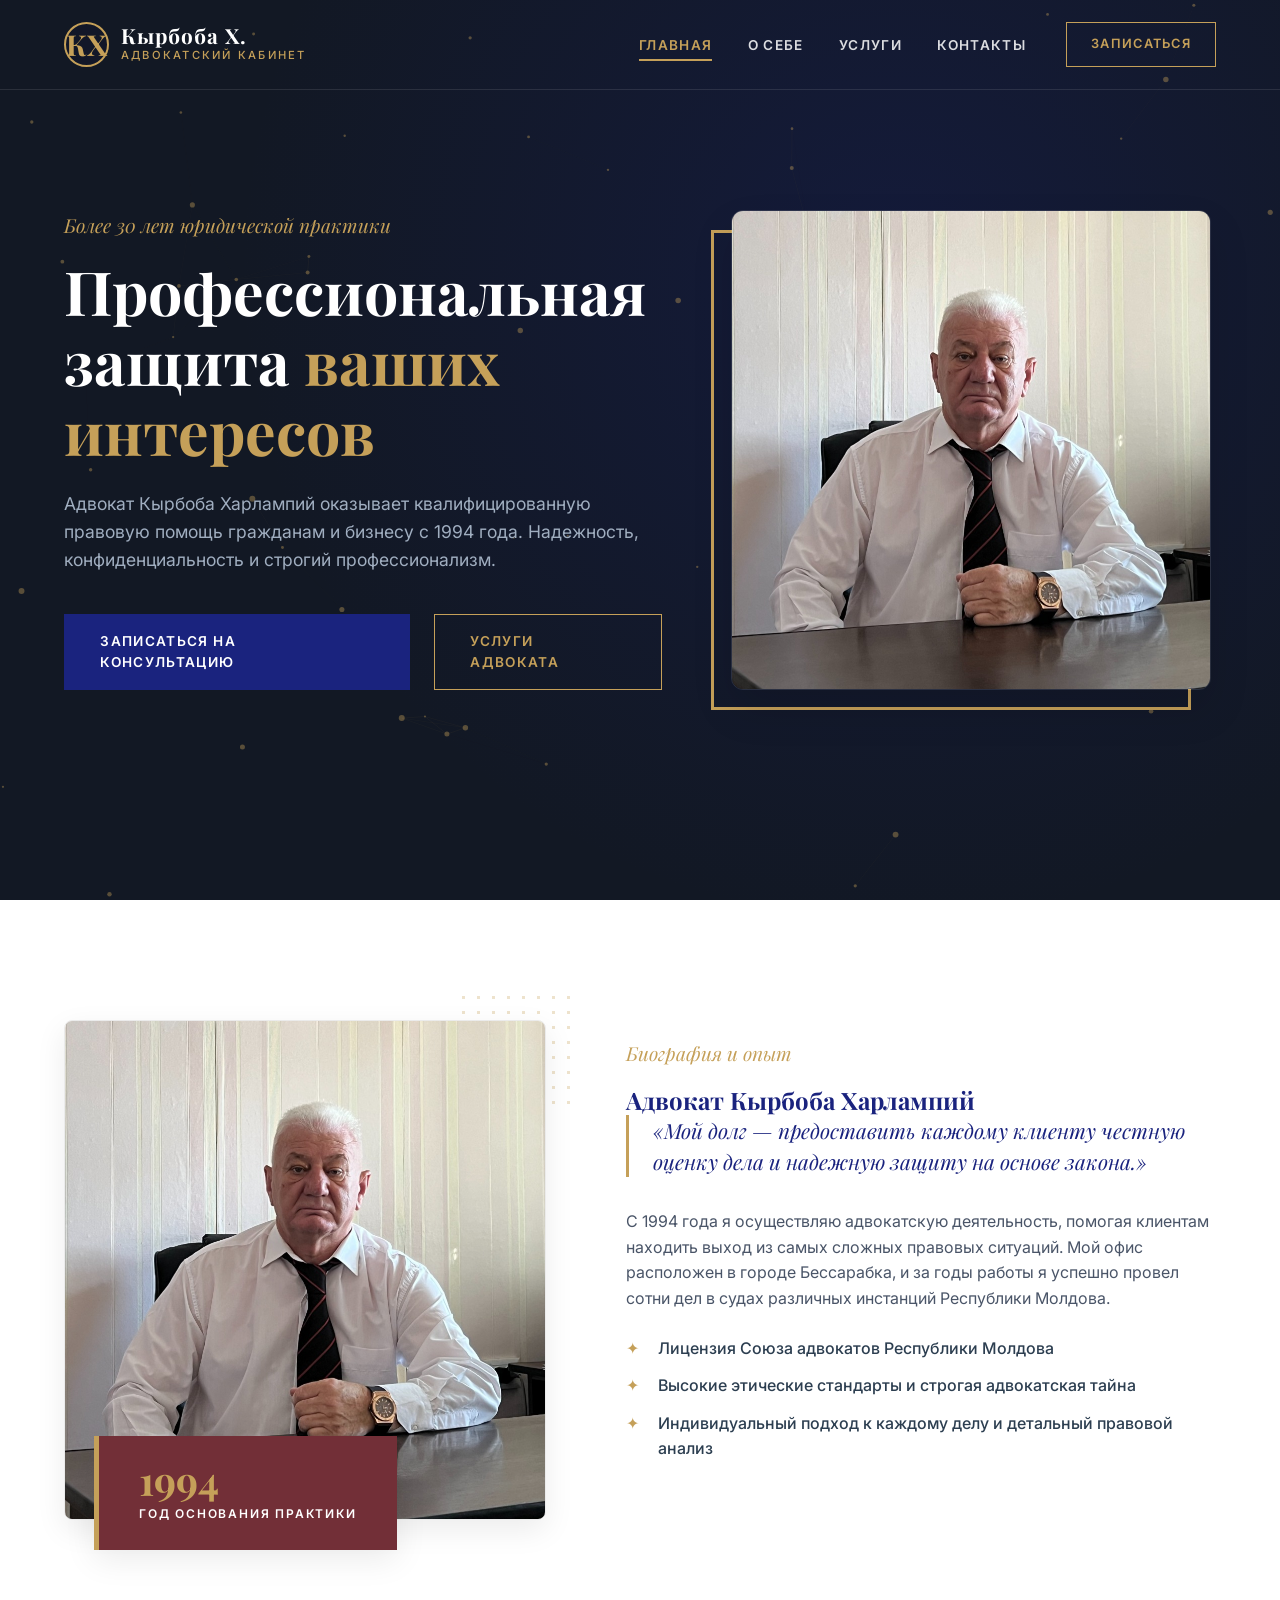
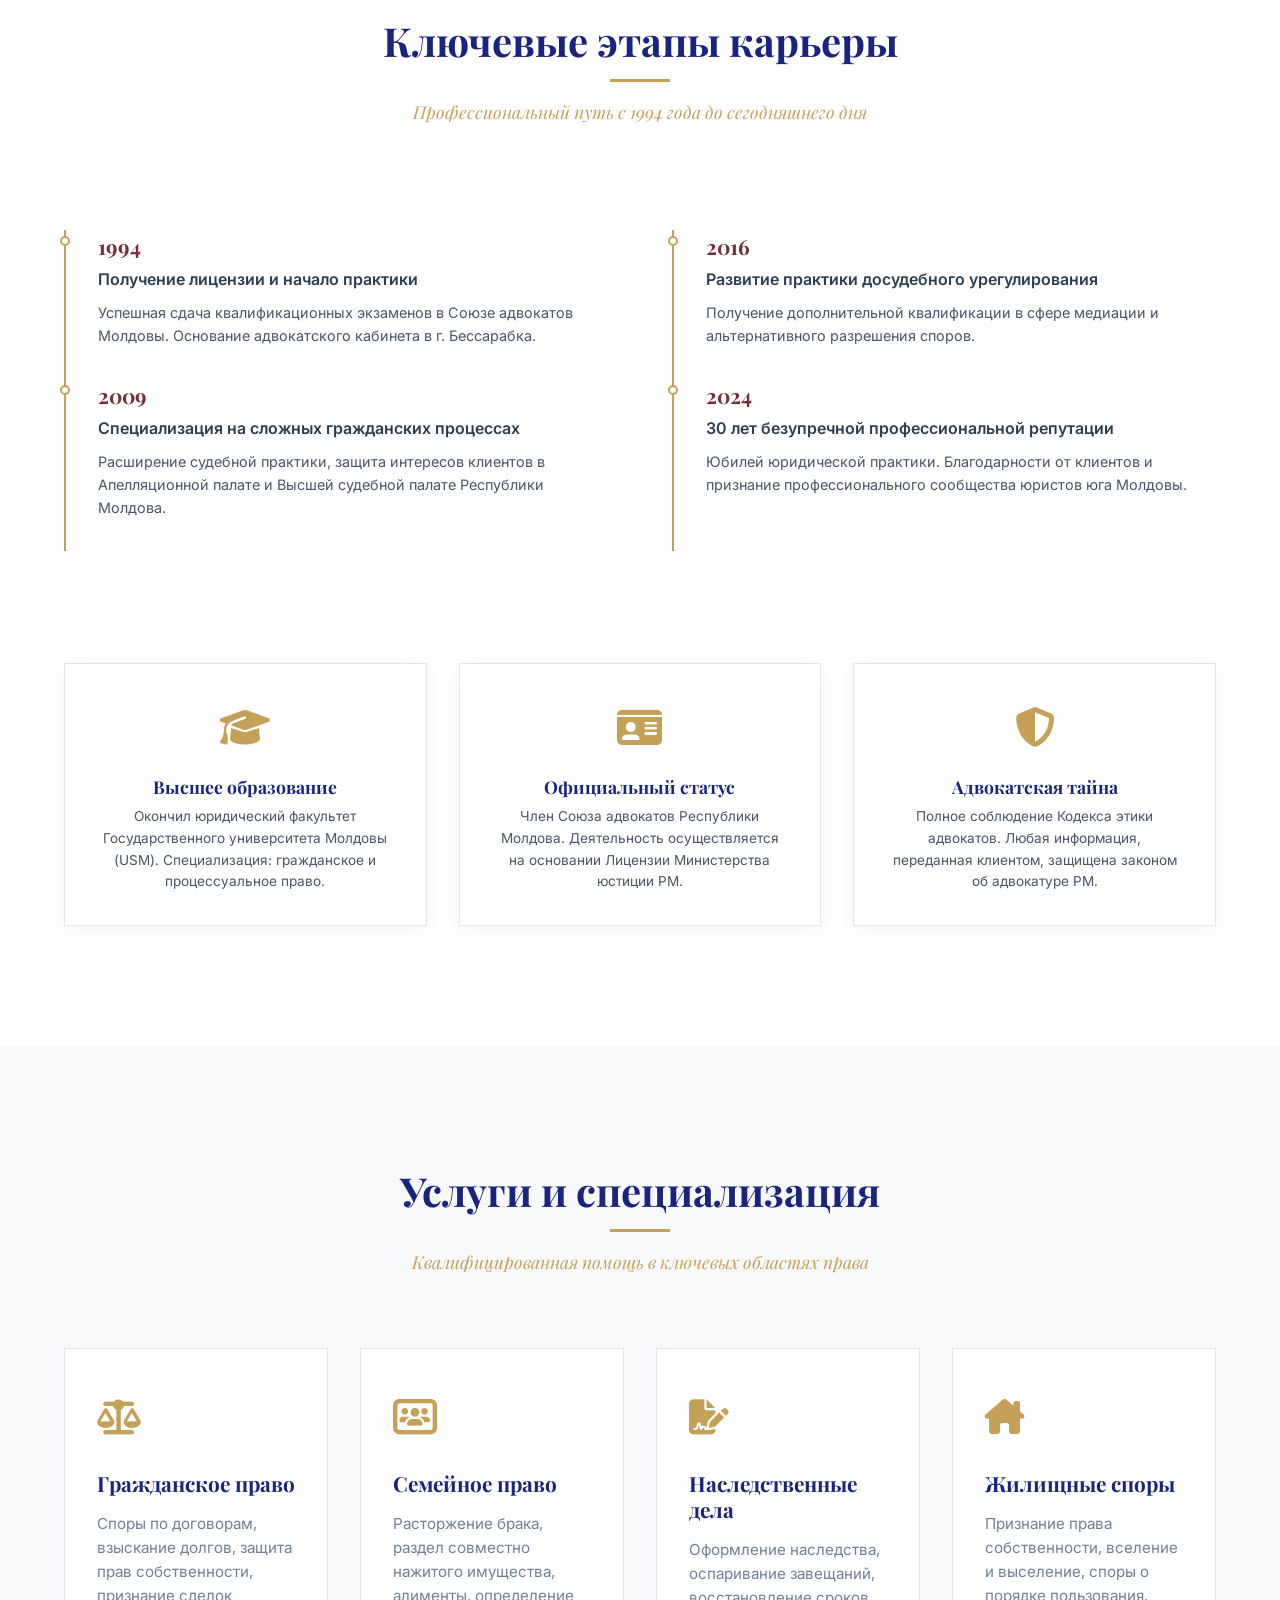
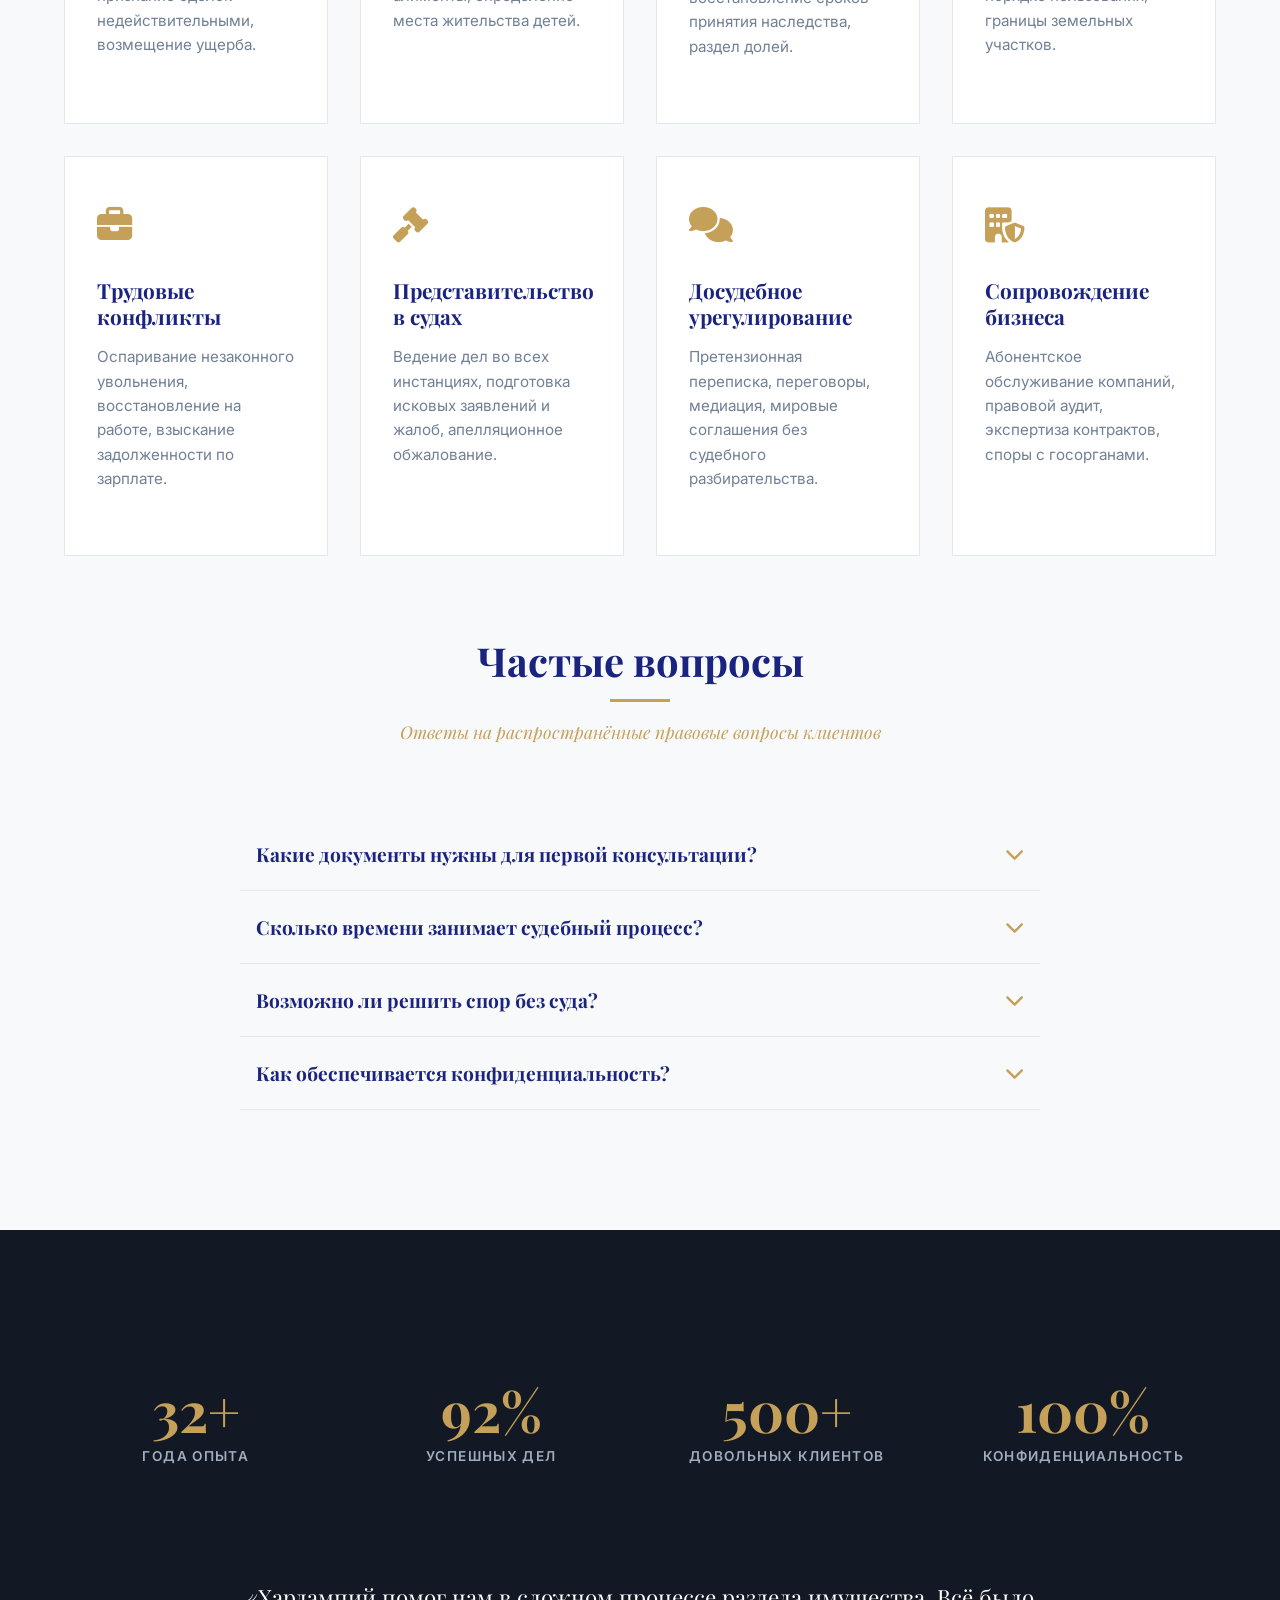
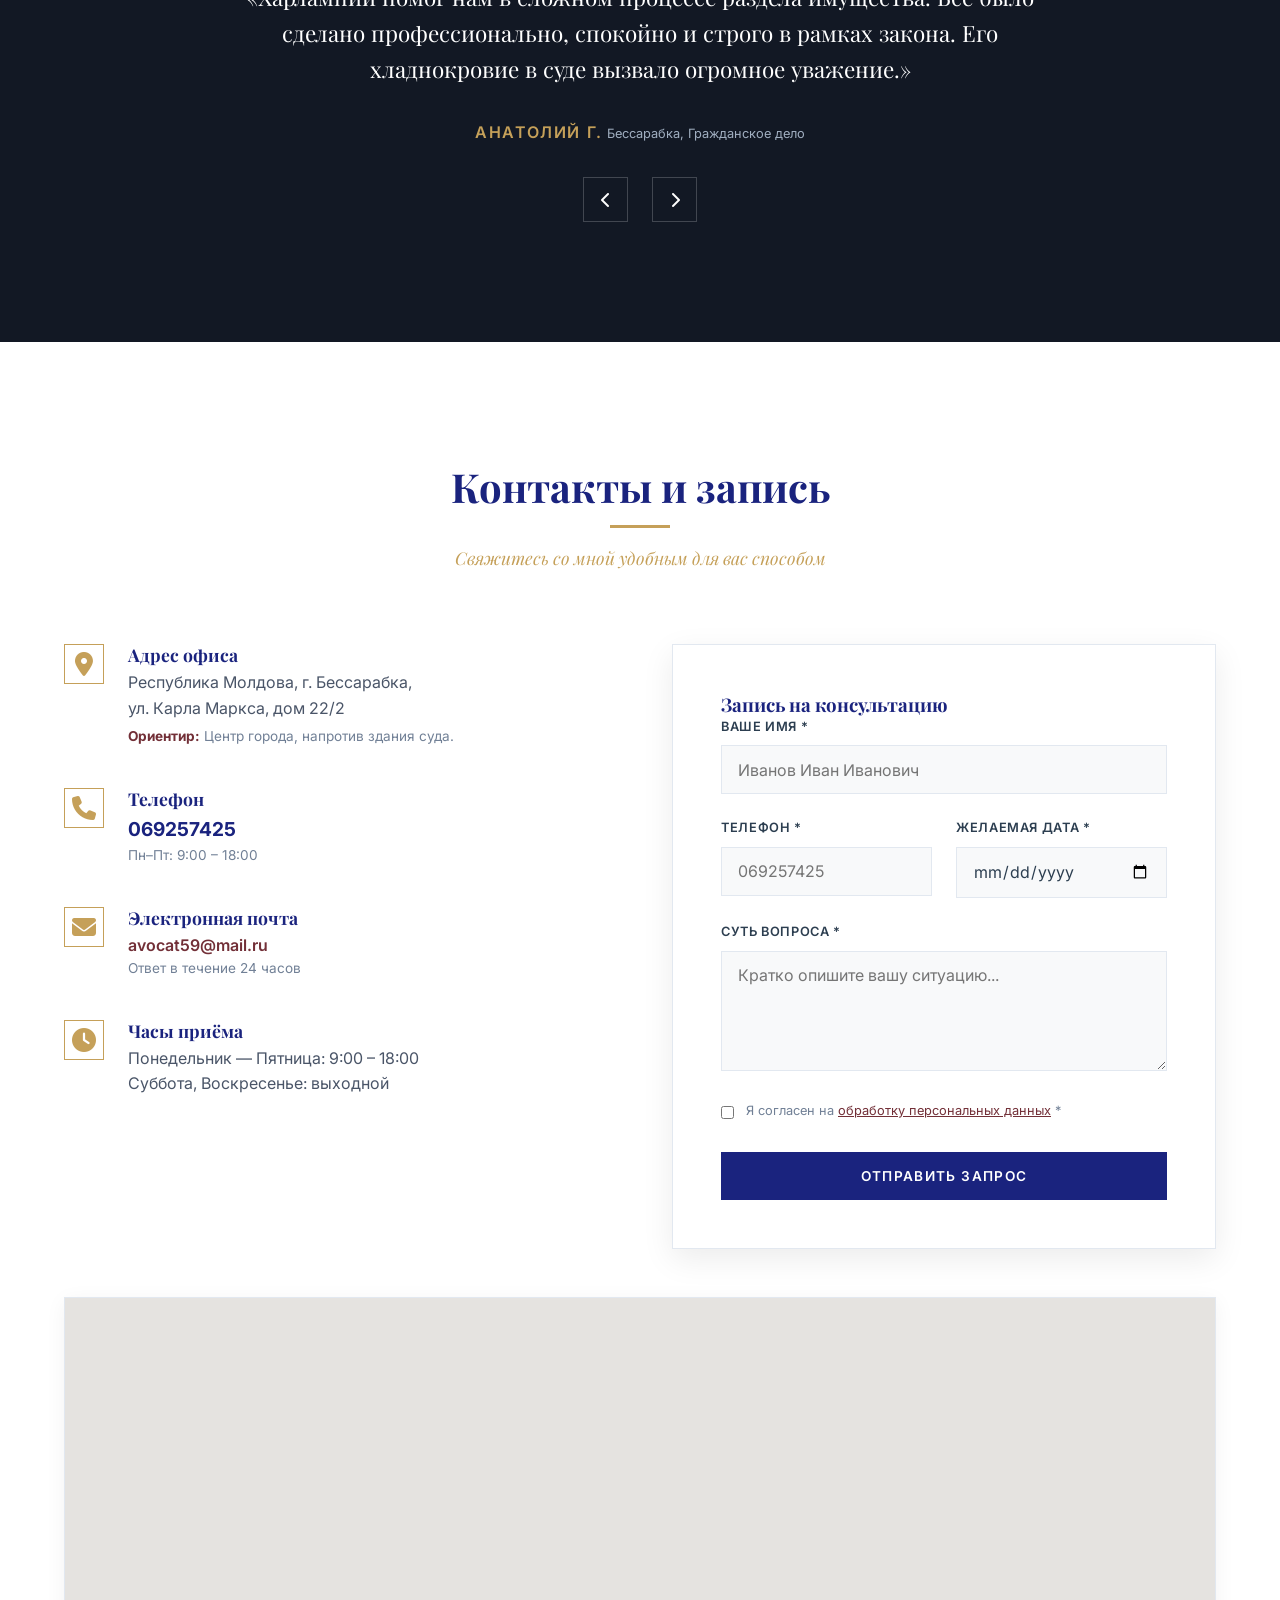
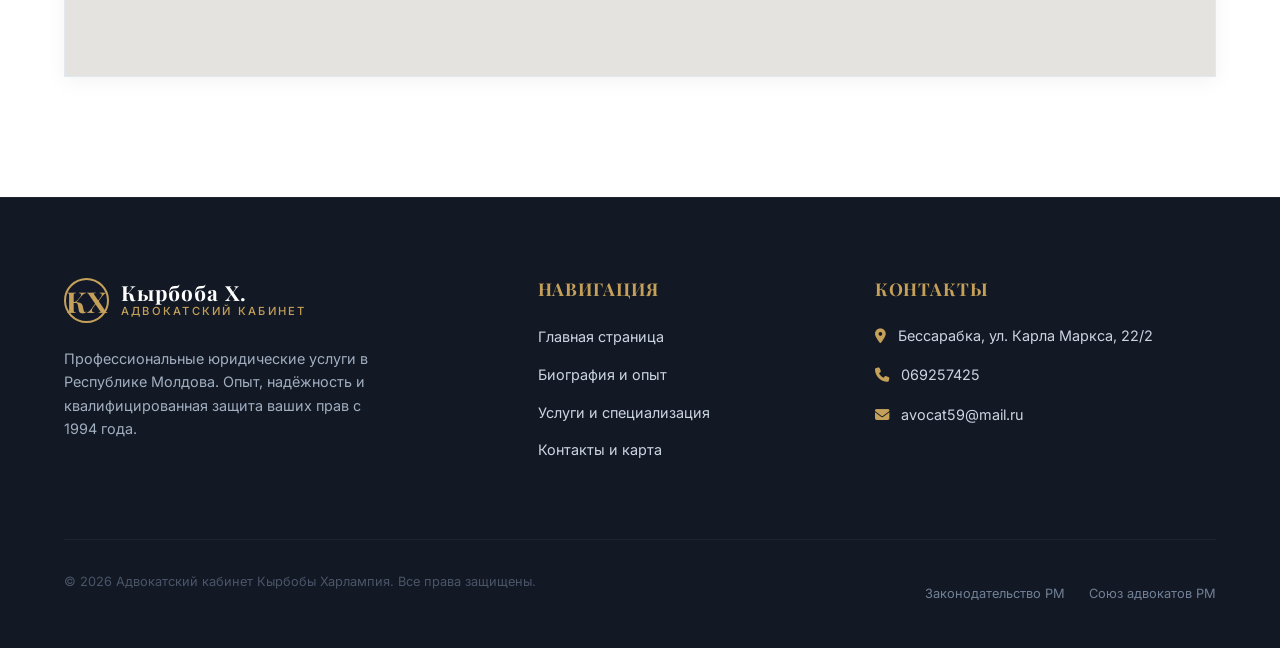
<file: index.html>
<!DOCTYPE html>
<html lang="ru">
<head>
    <meta charset="UTF-8">
    <meta name="viewport" content="width=device-width, initial-scale=1.0">
    <title>Адвокат Кырбоба Харлампий | Юридические услуги в Бессарабке</title>
    <meta name="description" content="Профессиональная юридическая помощь в Бессарабке от адвоката Кырбобы Харлампия. Более 30 лет успешной практики с 1994 года. Запись на юридическую консультацию.">
    <link rel="stylesheet" href="styles.css">
    <link rel="stylesheet" href="https://cdnjs.cloudflare.com/ajax/libs/font-awesome/6.4.0/css/all.min.css">
</head>
<body>

    <!-- HEADER -->
    <header class="header" id="header">
        <div class="header-container">
            <a href="#home" class="logo" aria-label="Адвокат Кырбоба Харлампий">
                <div class="logo-monogram">КХ</div>
                <div class="logo-text">
                    <span class="logo-name">Кырбоба Х.</span>
                    <span class="logo-title">Адвокатский кабинет</span>
                </div>
            </a>

            <nav class="nav" role="navigation" aria-label="Основное меню">
                <ul class="nav-list">
                    <li><a href="#home"     class="nav-link active">Главная</a></li>
                    <li><a href="#about"    class="nav-link">О себе</a></li>
                    <li><a href="#services" class="nav-link">Услуги</a></li>
                    <li><a href="#contacts" class="nav-link">Контакты</a></li>
                </ul>
                <a href="#contacts" class="btn btn-outline header-cta">Записаться</a>
            </nav>

            <div class="burger" aria-label="Открыть меню" role="button">
                <span></span><span></span><span></span>
            </div>
        </div>
    </header>

    <main>

        <!-- ===================== HERO ===================== -->
        <section id="home" class="hero">
            <canvas id="canvas-bg"></canvas>
            <div class="container">
                <div class="hero-grid">
                    <div class="hero-content reveal">
                        <span class="hero-tag">Более 30 лет юридической практики</span>
                        <h1 class="hero-title">Профессиональная защита <span>ваших интересов</span></h1>
                        <p class="hero-desc">Адвокат Кырбоба Харлампий оказывает квалифицированную правовую помощь гражданам и бизнесу с 1994 года. Надежность, конфиденциальность и строгий профессионализм.</p>
                        <div class="hero-buttons">
                            <a href="#contacts" class="btn btn-primary">Записаться на консультацию</a>
                            <a href="#services" class="btn btn-outline">Услуги адвоката</a>
                        </div>
                    </div>
                    <div class="hero-image-wrapper reveal reveal-delay-2">
                        <div class="hero-image-border"></div>
                        <img src="images/lawyer_final.jpg" alt="Адвокат Кырбоба Харлампий" class="hero-image" width="450" height="450">
                    </div>
                </div>
            </div>
        </section>

        <!-- ===================== О СЕБЕ ===================== -->
        <section id="about" class="section">
            <div class="container">
                <div class="about-split">
                    <div class="about-img-box reveal">
                        <img src="images/lawyer_final.jpg" alt="Кырбоба Харлампий в офисе" class="about-img">
                        <div class="about-badge">
                            <span class="about-badge-num">1994</span>
                            <span class="about-badge-text">Год основания практики</span>
                        </div>
                    </div>
                    <div class="about-content reveal reveal-delay-1">
                        <span class="hero-tag">Биография и опыт</span>
                        <h2>Адвокат Кырбоба Харлампий</h2>
                        <div class="about-quote">
                            «Мой долг — предоставить каждому клиенту честную оценку дела и надежную защиту на основе закона.»
                        </div>
                        <p>С 1994 года я осуществляю адвокатскую деятельность, помогая клиентам находить выход из самых сложных правовых ситуаций. Мой офис расположен в городе Бессарабка, и за годы работы я успешно провел сотни дел в судах различных инстанций Республики Молдова.</p>
                        <ul class="about-text-list">
                            <li>Лицензия Союза адвокатов Республики Молдова</li>
                            <li>Высокие этические стандарты и строгая адвокатская тайна</li>
                            <li>Индивидуальный подход к каждому делу и детальный правовой анализ</li>
                        </ul>
                    </div>
                </div>

                <!-- Таймлайн -->
                <div style="margin-top:6rem;">
                    <div class="section-header reveal">
                        <h2>Ключевые этапы карьеры</h2>
                        <p>Профессиональный путь с 1994 года до сегодняшнего дня</p>
                    </div>
                    <div class="about-bio-grid reveal reveal-delay-1">
                        <div class="bio-timeline">
                            <div class="timeline-item">
                                <div class="timeline-year">1994</div>
                                <div class="timeline-title">Получение лицензии и начало практики</div>
                                <div class="timeline-desc">Успешная сдача квалификационных экзаменов в Союзе адвокатов Молдовы. Основание адвокатского кабинета в г. Бессарабка.</div>
                            </div>
                            <div class="timeline-item">
                                <div class="timeline-year">2009</div>
                                <div class="timeline-title">Специализация на сложных гражданских процессах</div>
                                <div class="timeline-desc">Расширение судебной практики, защита интересов клиентов в Апелляционной палате и Высшей судебной палате Республики Молдова.</div>
                            </div>
                        </div>
                        <div class="bio-timeline">
                            <div class="timeline-item">
                                <div class="timeline-year">2016</div>
                                <div class="timeline-title">Развитие практики досудебного урегулирования</div>
                                <div class="timeline-desc">Получение дополнительной квалификации в сфере медиации и альтернативного разрешения споров.</div>
                            </div>
                            <div class="timeline-item">
                                <div class="timeline-year">2024</div>
                                <div class="timeline-title">30 лет безупречной профессиональной репутации</div>
                                <div class="timeline-desc">Юбилей юридической практики. Благодарности от клиентов и признание профессионального сообщества юристов юга Молдовы.</div>
                            </div>
                        </div>
                    </div>
                </div>

                <!-- Квалификация -->
                <div style="margin-top:5rem;">
                    <div class="credentials-grid reveal">
                        <div class="credential-card">
                            <div class="credential-icon"><i class="fa-solid fa-graduation-cap"></i></div>
                            <h4>Высшее образование</h4>
                            <p>Окончил юридический факультет Государственного университета Молдовы (USM). Специализация: гражданское и процессуальное право.</p>
                        </div>
                        <div class="credential-card">
                            <div class="credential-icon"><i class="fa-solid fa-id-card"></i></div>
                            <h4>Официальный статус</h4>
                            <p>Член Союза адвокатов Республики Молдова. Деятельность осуществляется на основании Лицензии Министерства юстиции РМ.</p>
                        </div>
                        <div class="credential-card">
                            <div class="credential-icon"><i class="fa-solid fa-shield-halved"></i></div>
                            <h4>Адвокатская тайна</h4>
                            <p>Полное соблюдение Кодекса этики адвокатов. Любая информация, переданная клиентом, защищена законом об адвокатуре РМ.</p>
                        </div>
                    </div>
                </div>
            </div>
        </section>

        <!-- ===================== УСЛУГИ ===================== -->
        <section id="services" class="section section-alt">
            <div class="container">
                <div class="section-header reveal">
                    <h2>Услуги и специализация</h2>
                    <p>Квалифицированная помощь в ключевых областях права</p>
                </div>

                <div class="services-grid">
                    <div class="service-card reveal">
                        <div class="service-icon"><i class="fa-solid fa-scale-balanced"></i></div>
                        <h3>Гражданское право</h3>
                        <p>Споры по договорам, взыскание долгов, защита прав собственности, признание сделок недействительными, возмещение ущерба.</p>
                    </div>
                    <div class="service-card reveal reveal-delay-1">
                        <div class="service-icon"><i class="fa-solid fa-users-rectangle"></i></div>
                        <h3>Семейное право</h3>
                        <p>Расторжение брака, раздел совместно нажитого имущества, алименты, определение места жительства детей.</p>
                    </div>
                    <div class="service-card reveal reveal-delay-2">
                        <div class="service-icon"><i class="fa-solid fa-file-signature"></i></div>
                        <h3>Наследственные дела</h3>
                        <p>Оформление наследства, оспаривание завещаний, восстановление сроков принятия наследства, раздел долей.</p>
                    </div>
                    <div class="service-card reveal reveal-delay-3">
                        <div class="service-icon"><i class="fa-solid fa-house-chimney"></i></div>
                        <h3>Жилищные споры</h3>
                        <p>Признание права собственности, вселение и выселение, споры о порядке пользования, границы земельных участков.</p>
                    </div>
                    <div class="service-card reveal">
                        <div class="service-icon"><i class="fa-solid fa-briefcase"></i></div>
                        <h3>Трудовые конфликты</h3>
                        <p>Оспаривание незаконного увольнения, восстановление на работе, взыскание задолженности по зарплате.</p>
                    </div>
                    <div class="service-card reveal reveal-delay-1">
                        <div class="service-icon"><i class="fa-solid fa-gavel"></i></div>
                        <h3>Представительство в судах</h3>
                        <p>Ведение дел во всех инстанциях, подготовка исковых заявлений и жалоб, апелляционное обжалование.</p>
                    </div>
                    <div class="service-card reveal reveal-delay-2">
                        <div class="service-icon"><i class="fa-solid fa-comments"></i></div>
                        <h3>Досудебное урегулирование</h3>
                        <p>Претензионная переписка, переговоры, медиация, мировые соглашения без судебного разбирательства.</p>
                    </div>
                    <div class="service-card reveal reveal-delay-3">
                        <div class="service-icon"><i class="fa-solid fa-building-shield"></i></div>
                        <h3>Сопровождение бизнеса</h3>
                        <p>Абонентское обслуживание компаний, правовой аудит, экспертиза контрактов, споры с госорганами.</p>
                    </div>
                </div>

                <!-- FAQ -->
                <div style="margin-top:5rem;">
                    <div class="section-header reveal">
                        <h2>Частые вопросы</h2>
                        <p>Ответы на распространённые правовые вопросы клиентов</p>
                    </div>
                    <div class="accordion reveal">
                        <div class="accordion-item">
                            <button class="accordion-header">
                                <h3>Какие документы нужны для первой консультации?</h3>
                                <span class="accordion-icon"><i class="fa-solid fa-chevron-down"></i></span>
                            </button>
                            <div class="accordion-content">
                                <p>Рекомендуется взять паспорт и все документы по вашему вопросу: договоры, расписки, свидетельства, судебные повестки, решения судов или переписку с оппонентом. Чем полнее пакет — тем точнее правовая оценка.</p>
                            </div>
                        </div>
                        <div class="accordion-item">
                            <button class="accordion-header">
                                <h3>Сколько времени занимает судебный процесс?</h3>
                                <span class="accordion-icon"><i class="fa-solid fa-chevron-down"></i></span>
                            </button>
                            <div class="accordion-content">
                                <p>Гражданские дела в первой инстанции рассматриваются обычно 3–9 месяцев. Если решение обжалуется, процесс может затянуться. Точные сроки адвокат назовёт после изучения материалов.</p>
                            </div>
                        </div>
                        <div class="accordion-item">
                            <button class="accordion-header">
                                <h3>Возможно ли решить спор без суда?</h3>
                                <span class="accordion-icon"><i class="fa-solid fa-chevron-down"></i></span>
                            </button>
                            <div class="accordion-content">
                                <p>Да, во многих случаях это предпочтительно. Адвокат Кырбоба Харлампий проводит переговоры, составляет претензии и помогает заключить мировое соглашение на выгодных условиях.</p>
                            </div>
                        </div>
                        <div class="accordion-item">
                            <button class="accordion-header">
                                <h3>Как обеспечивается конфиденциальность?</h3>
                                <span class="accordion-icon"><i class="fa-solid fa-chevron-down"></i></span>
                            </button>
                            <div class="accordion-content">
                                <p>Конфиденциальность гарантируется законом РМ «Об адвокатуре». Вся информация от клиента — профессиональная адвокатская тайна. Адвокат не может быть допрошен по обстоятельствам, ставшим ему известными при оказании помощи.</p>
                            </div>
                        </div>
                    </div>
                </div>
            </div>
        </section>

        <!-- ===================== ДОСТИЖЕНИЯ ===================== -->
        <section class="section section-dark">
            <div class="container">
                <div class="stats-grid reveal">
                    <div class="stat-item">
                        <div class="stat-number">32+</div>
                        <div class="stat-label">года опыта</div>
                    </div>
                    <div class="stat-item">
                        <div class="stat-number">92%</div>
                        <div class="stat-label">успешных дел</div>
                    </div>
                    <div class="stat-item">
                        <div class="stat-number">500+</div>
                        <div class="stat-label">довольных клиентов</div>
                    </div>
                    <div class="stat-item">
                        <div class="stat-number">100%</div>
                        <div class="stat-label">конфиденциальность</div>
                    </div>
                </div>

                <div class="testimonials-slider reveal reveal-delay-1">
                    <div class="testimonial-slide active">
                        <div class="testimonial-quote">«Харлампий помог нам в сложном процессе раздела имущества. Всё было сделано профессионально, спокойно и строго в рамках закона. Его хладнокровие в суде вызвало огромное уважение.»</div>
                        <span class="testimonial-author">Анатолий Г.</span>
                        <span class="testimonial-desc">Бессарабка, Гражданское дело</span>
                    </div>
                    <div class="testimonial-slide">
                        <div class="testimonial-quote">«Адвокат Кырбоба сопровождал крупную сделку по покупке коммерческой недвижимости для нашей компании. Его правовой аудит сохранил нам значительные средства.»</div>
                        <span class="testimonial-author">ООО «Агро-Виктория»</span>
                        <span class="testimonial-desc">Юридическое сопровождение бизнеса</span>
                    </div>
                    <div class="testimonial-slide">
                        <div class="testimonial-quote">«Обратилась по наследственному спору, который длился годами. Адвокат нашёл законные аргументы и решил вопрос в досудебном порядке. Огромная благодарность!»</div>
                        <span class="testimonial-author">Мария В.</span>
                        <span class="testimonial-desc">Наследственное право</span>
                    </div>
                    <div class="slider-controls">
                        <button class="control-btn prev" aria-label="Предыдущий отзыв"><i class="fa-solid fa-chevron-left"></i></button>
                        <button class="control-btn next" aria-label="Следующий отзыв"><i class="fa-solid fa-chevron-right"></i></button>
                    </div>
                </div>
            </div>
        </section>

        <!-- ===================== КОНТАКТЫ ===================== -->
        <section id="contacts" class="section">
            <div class="container">
                <div class="section-header reveal">
                    <h2>Контакты и запись</h2>
                    <p>Свяжитесь со мной удобным для вас способом</p>
                </div>

                <div class="contact-section-split">
                    <div class="contact-info-block reveal">
                        <div class="contact-item">
                            <div class="contact-item-icon"><i class="fa-solid fa-location-dot"></i></div>
                            <div class="contact-item-details">
                                <h4>Адрес офиса</h4>
                                <p>Республика Молдова, г. Бессарабка,<br>ул. Карла Маркса, дом 22/2</p>
                                <p style="font-size:0.85rem;color:#718096;margin-top:0.3rem;"><strong style="color:var(--color-secondary);">Ориентир:</strong> Центр города, напротив здания суда.</p>
                            </div>
                        </div>
                        <div class="contact-item">
                            <div class="contact-item-icon"><i class="fa-solid fa-phone"></i></div>
                            <div class="contact-item-details">
                                <h4>Телефон</h4>
                                <p><a href="tel:069257425" style="font-weight:700;color:var(--color-primary);font-size:1.2rem;">069257425</a></p>
                                <p style="font-size:0.85rem;color:#718096;">Пн–Пт: 9:00 – 18:00</p>
                            </div>
                        </div>
                        <div class="contact-item">
                            <div class="contact-item-icon"><i class="fa-solid fa-envelope"></i></div>
                            <div class="contact-item-details">
                                <h4>Электронная почта</h4>
                                <p><a href="mailto:avocat59@mail.ru" style="font-weight:600;color:var(--color-secondary);">avocat59@mail.ru</a></p>
                                <p style="font-size:0.85rem;color:#718096;">Ответ в течение 24 часов</p>
                            </div>
                        </div>
                        <div class="contact-item">
                            <div class="contact-item-icon"><i class="fa-solid fa-clock"></i></div>
                            <div class="contact-item-details">
                                <h4>Часы приёма</h4>
                                <p>Понедельник — Пятница: 9:00 – 18:00</p>
                                <p>Суббота, Воскресенье: выходной</p>
                            </div>
                        </div>
                    </div>

                    <!-- Форма -->
                    <div class="booking-card reveal reveal-delay-1">
                        <h3>Запись на консультацию</h3>
                        <form id="consultation-form" novalidate>
                            <div class="form-group">
                                <label for="form-name" class="form-label">Ваше имя *</label>
                                <input type="text" id="form-name" class="form-input" required placeholder="Иванов Иван Иванович">
                                <span class="error-msg">Пожалуйста, введите ваше имя</span>
                            </div>
                            <div class="form-row">
                                <div class="form-group">
                                    <label for="form-phone" class="form-label">Телефон *</label>
                                    <input type="tel" id="form-phone" class="form-input" required placeholder="069257425">
                                    <span class="error-msg">Некорректный номер</span>
                                </div>
                                <div class="form-group">
                                    <label for="form-date" class="form-label">Желаемая дата *</label>
                                    <input type="date" id="form-date" class="form-input" required>
                                    <span class="error-msg">Выберите дату</span>
                                </div>
                            </div>
                            <div class="form-group">
                                <label for="form-message" class="form-label">Суть вопроса *</label>
                                <textarea id="form-message" class="form-input" required placeholder="Кратко опишите вашу ситуацию..."></textarea>
                                <span class="error-msg">Пожалуйста, опишите вопрос</span>
                            </div>
                            <label class="form-checkbox">
                                <input type="checkbox" id="form-agreement" required>
                                <span class="checkbox-text">Я согласен на <a href="#" onclick="alert('Данные используются только для связи и не передаются третьим лицам.')">обработку персональных данных</a> *</span>
                            </label>
                            <button type="submit" class="btn btn-primary btn-form">Отправить запрос</button>
                        </form>
                    </div>
                </div>

                <!-- Карта -->
                <div class="map-container reveal" style="margin-top:3rem;">
                    <iframe
                        title="Карта: офис адвоката Кырбоба Харлампия, Бессарабка, ул. Карла Маркса 22/2"
                        width="100%" height="100%" frameborder="0" scrolling="no"
                        src="https://www.openstreetmap.org/export/embed.html?bbox=28.9550%2C46.3243%2C28.9750%2C46.3343&layer=mapnik&marker=46.329347%2C28.965000"
                        style="border:0;">
                    </iframe>
                </div>
            </div>
        </section>

    </main>

    <!-- FOOTER -->
    <footer class="footer">
        <div class="container">
            <div class="footer-grid">
                <div class="footer-about">
                    <div class="logo">
                        <div class="logo-monogram">КХ</div>
                        <div class="logo-text">
                            <span class="logo-name" style="color:var(--color-white);">Кырбоба Х.</span>
                            <span class="logo-title">Адвокатский кабинет</span>
                        </div>
                    </div>
                    <p>Профессиональные юридические услуги в Республике Молдова. Опыт, надёжность и квалифицированная защита ваших прав с 1994 года.</p>
                </div>
                <div class="footer-links">
                    <h4>Навигация</h4>
                    <ul class="footer-links-list">
                        <li><a href="#home">Главная страница</a></li>
                        <li><a href="#about">Биография и опыт</a></li>
                        <li><a href="#services">Услуги и специализация</a></li>
                        <li><a href="#contacts">Контакты и карта</a></li>
                    </ul>
                </div>
                <div class="footer-contact">
                    <h4>Контакты</h4>
                    <div class="footer-contact-details">
                        <p><i class="fa-solid fa-location-dot" style="color:var(--color-gold);margin-right:0.5rem;"></i> Бессарабка, ул. Карла Маркса, 22/2</p>
                        <p><i class="fa-solid fa-phone" style="color:var(--color-gold);margin-right:0.5rem;"></i> <a href="tel:069257425">069257425</a></p>
                        <p><i class="fa-solid fa-envelope" style="color:var(--color-gold);margin-right:0.5rem;"></i> <a href="mailto:avocat59@mail.ru">avocat59@mail.ru</a></p>
                    </div>
                </div>
            </div>
            <div class="footer-bottom">
                <p>&copy; 2026 Адвокатский кабинет Кырбобы Харлампия. Все права защищены.</p>
                <div class="footer-legal-links">
                    <a href="https://www.legis.md" target="_blank" rel="noopener noreferrer">Законодательство РМ</a>
                    <a href="https://www.avocatul.md" target="_blank" rel="noopener noreferrer">Союз адвокатов РМ</a>
                </div>
            </div>
        </div>
    </footer>

    <!-- SUCCESS MODAL -->
    <div class="modal" id="success-modal" role="dialog" aria-modal="true" aria-labelledby="modal-title">
        <div class="modal-content">
            <span class="modal-close" aria-label="Закрыть">&times;</span>
            <div class="modal-icon"><i class="fa-solid fa-circle-check"></i></div>
            <h3 id="modal-title">Заявка принята</h3>
            <p>Адвокат Кырбоба Харлампий свяжется с вами в течение рабочего дня для согласования времени консультации.</p>
            <button class="btn btn-primary" id="modal-confirm-btn">Хорошо</button>
        </div>
    </div>

    <script src="scripts.js"></script>
</body>
</html>
</file>
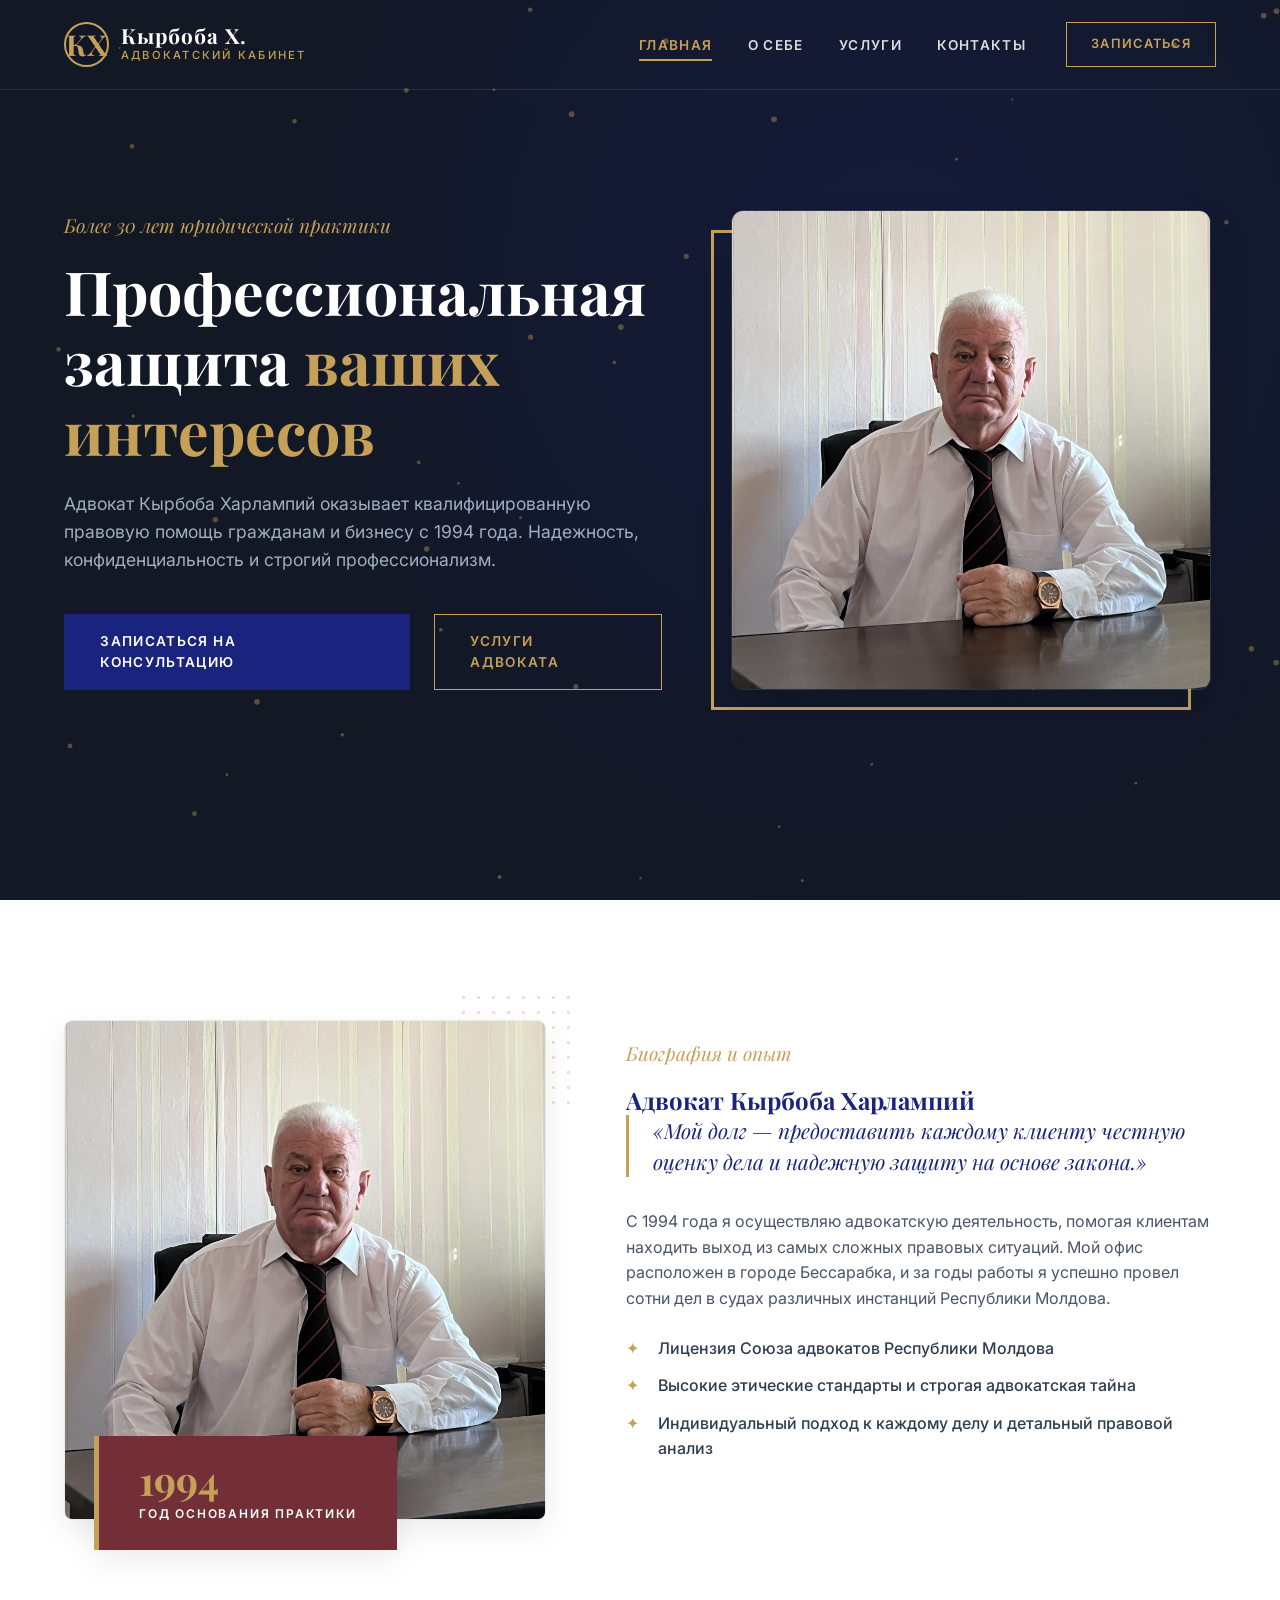
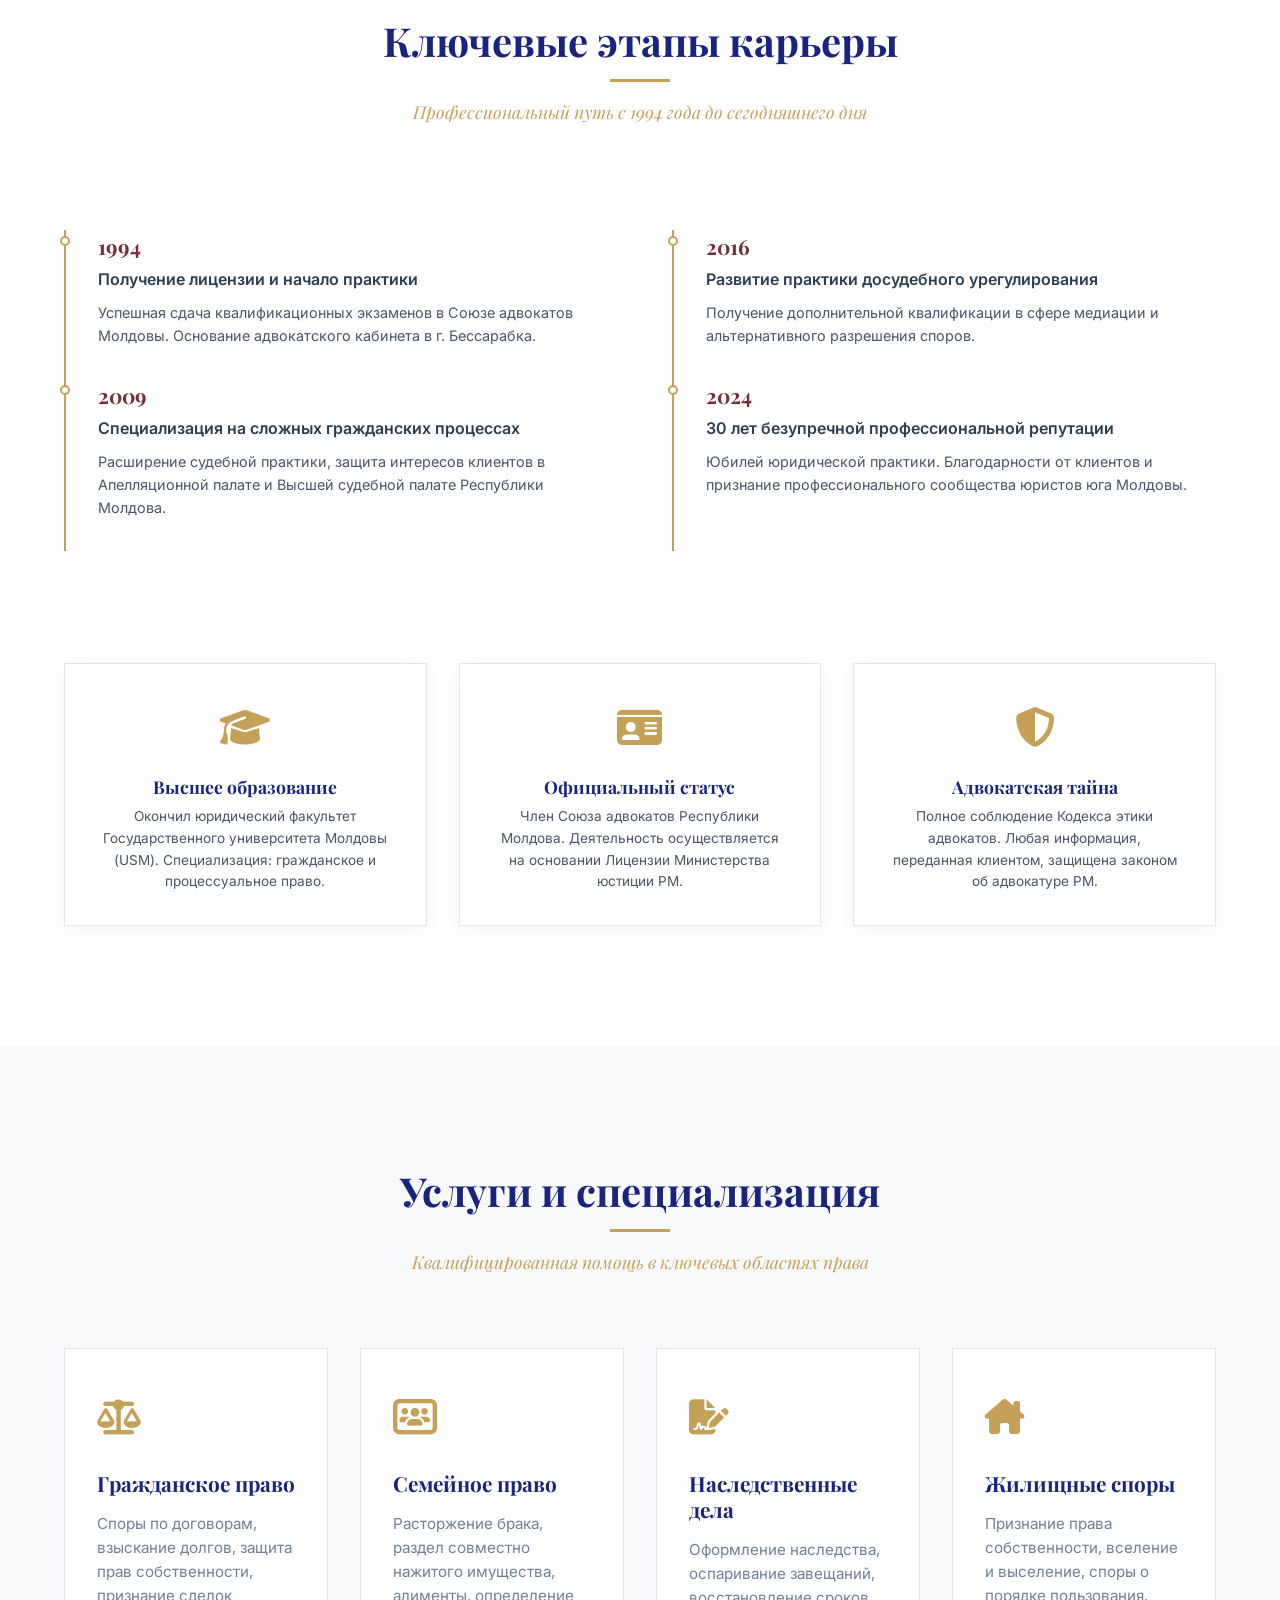
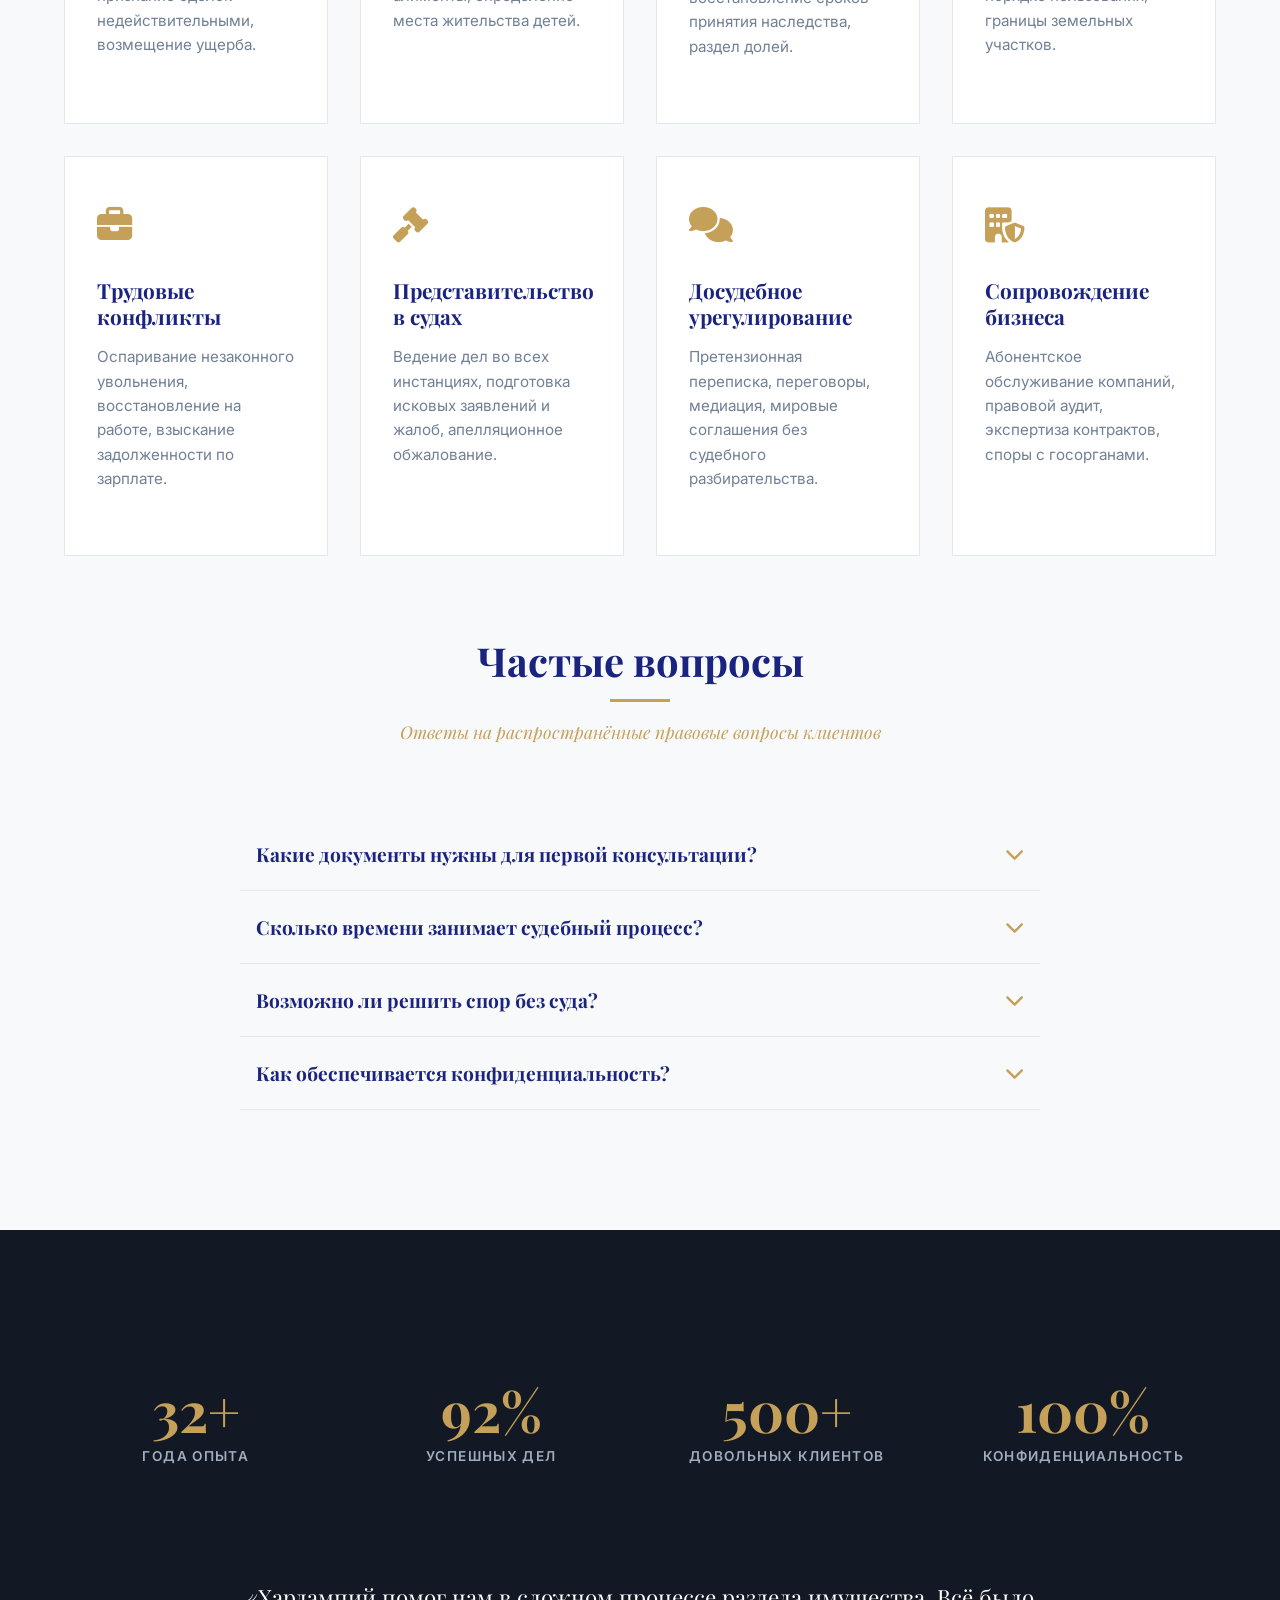
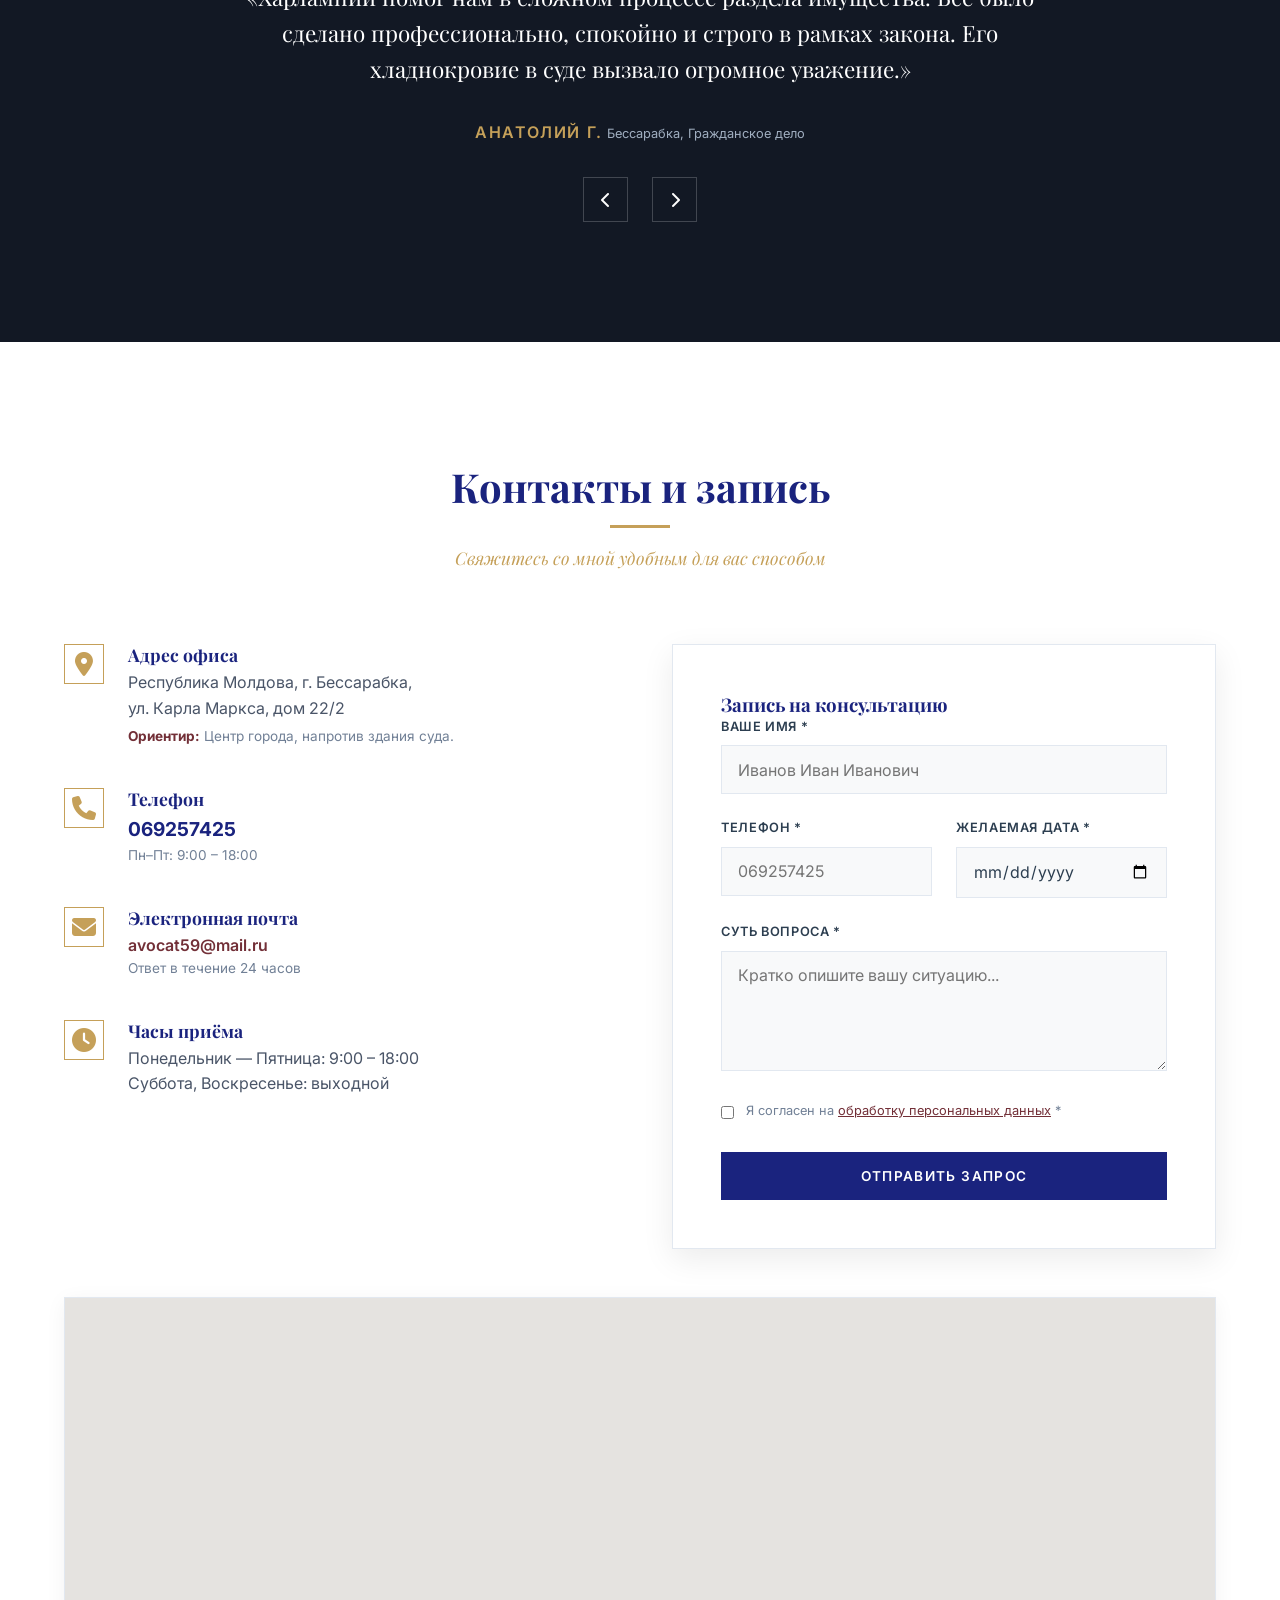
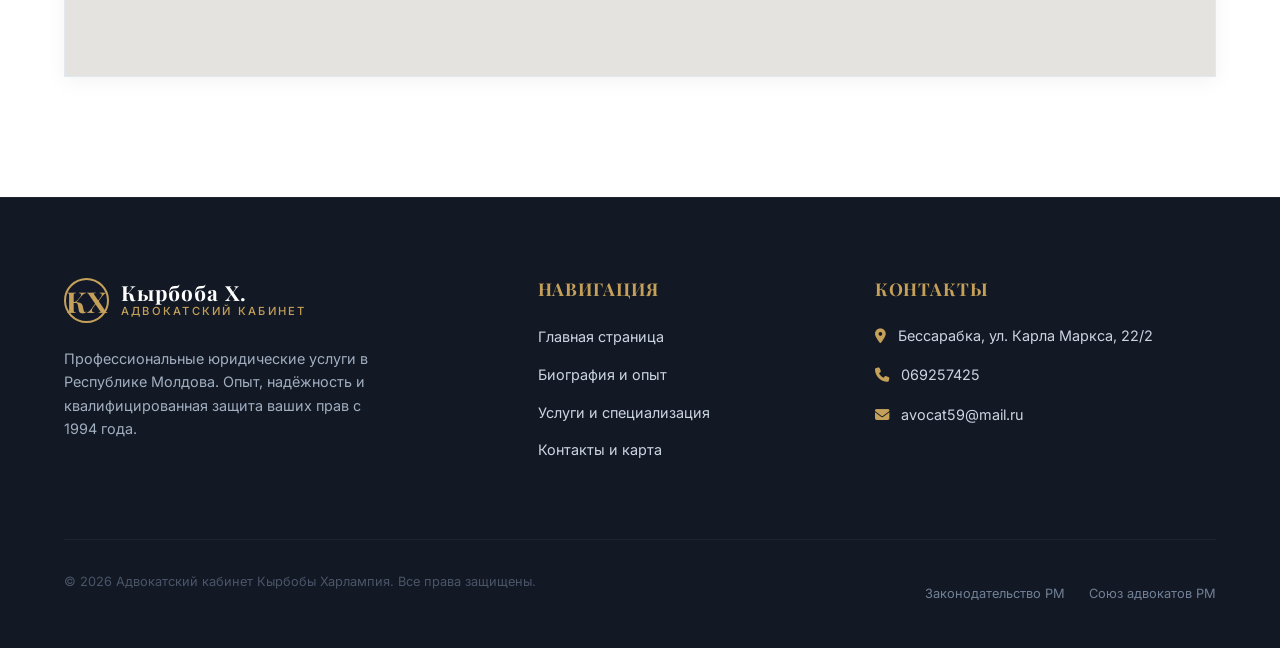
<file: about.html>
<!DOCTYPE html>
<html lang="ru">
<head>
    <meta charset="UTF-8">
    <meta http-equiv="refresh" content="0; url=index.html#about">
    <script>
        window.location.replace("index.html#about");
    </script>
    <title>Перенаправление...</title>
</head>
<body>
    Если перенаправление не произошло автоматически, перейдите по <a href="index.html#about">этой ссылке</a>.
</body>
</html>
</file>
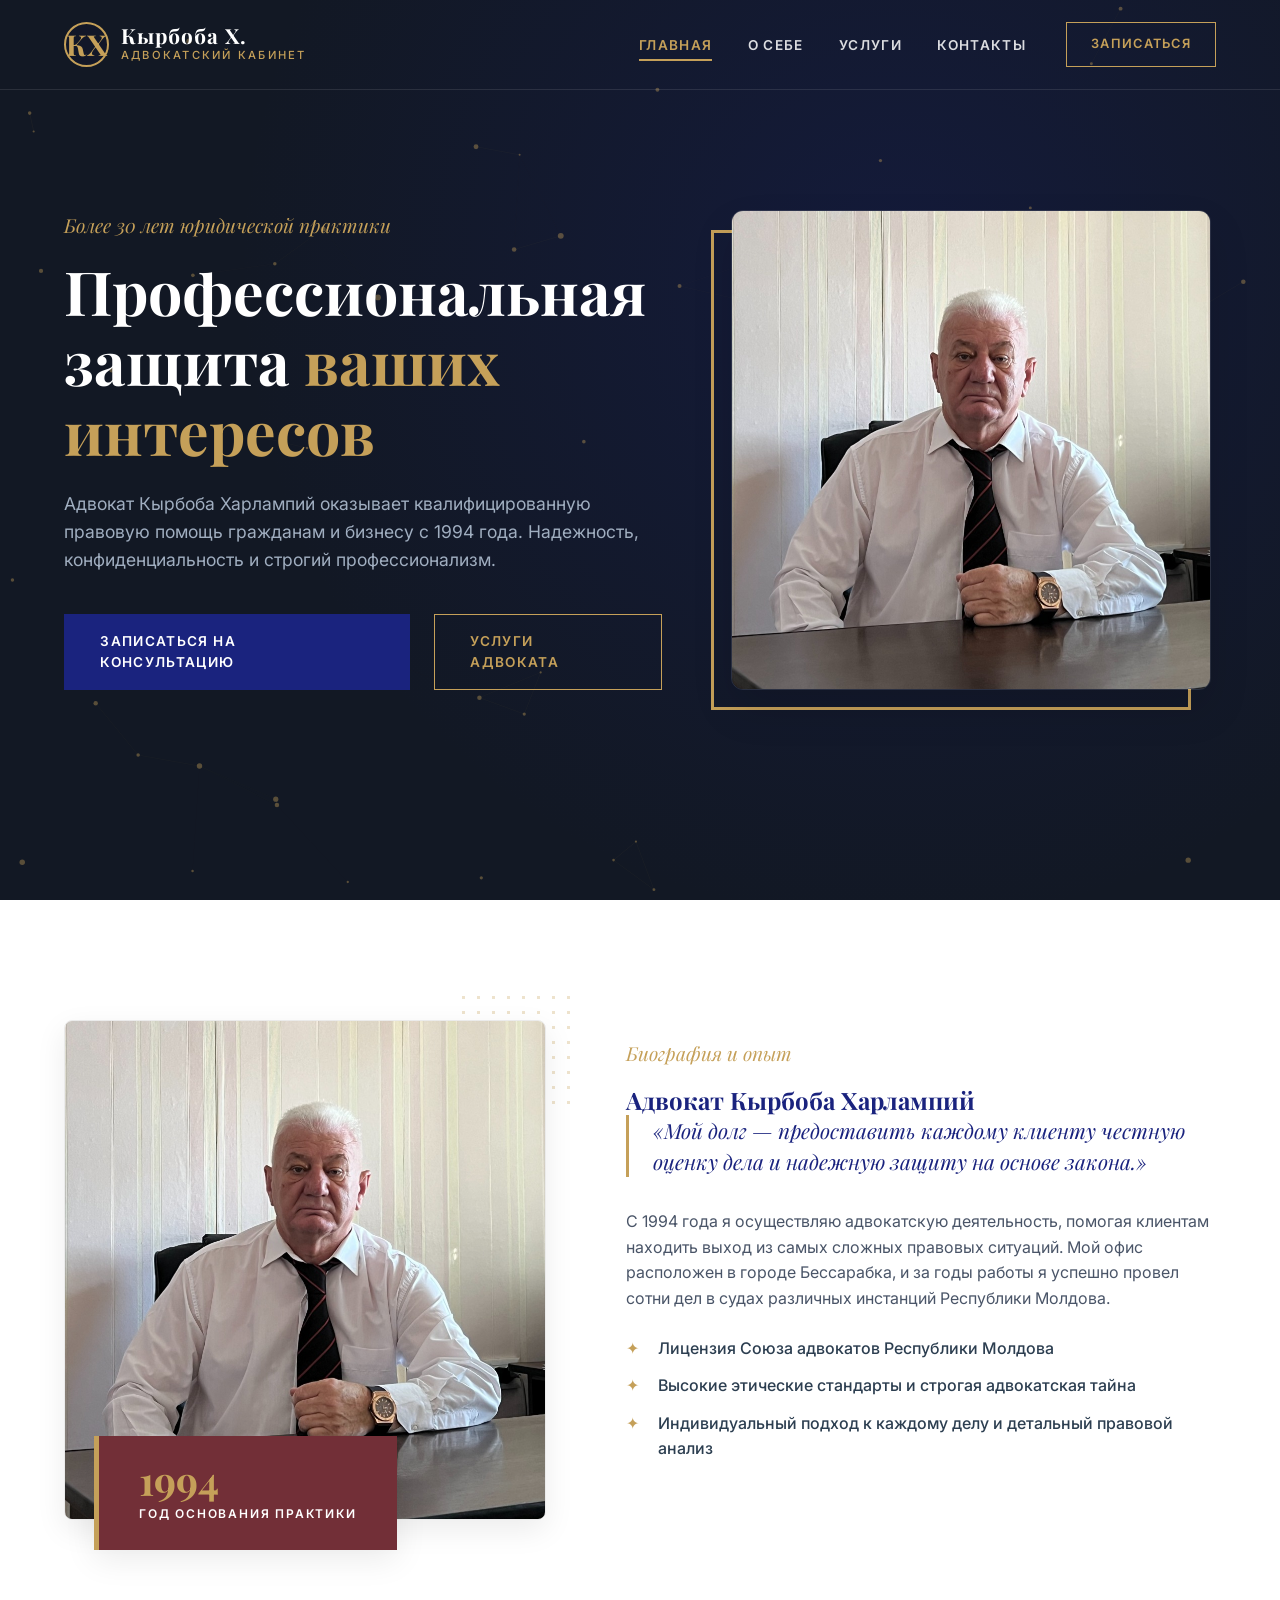
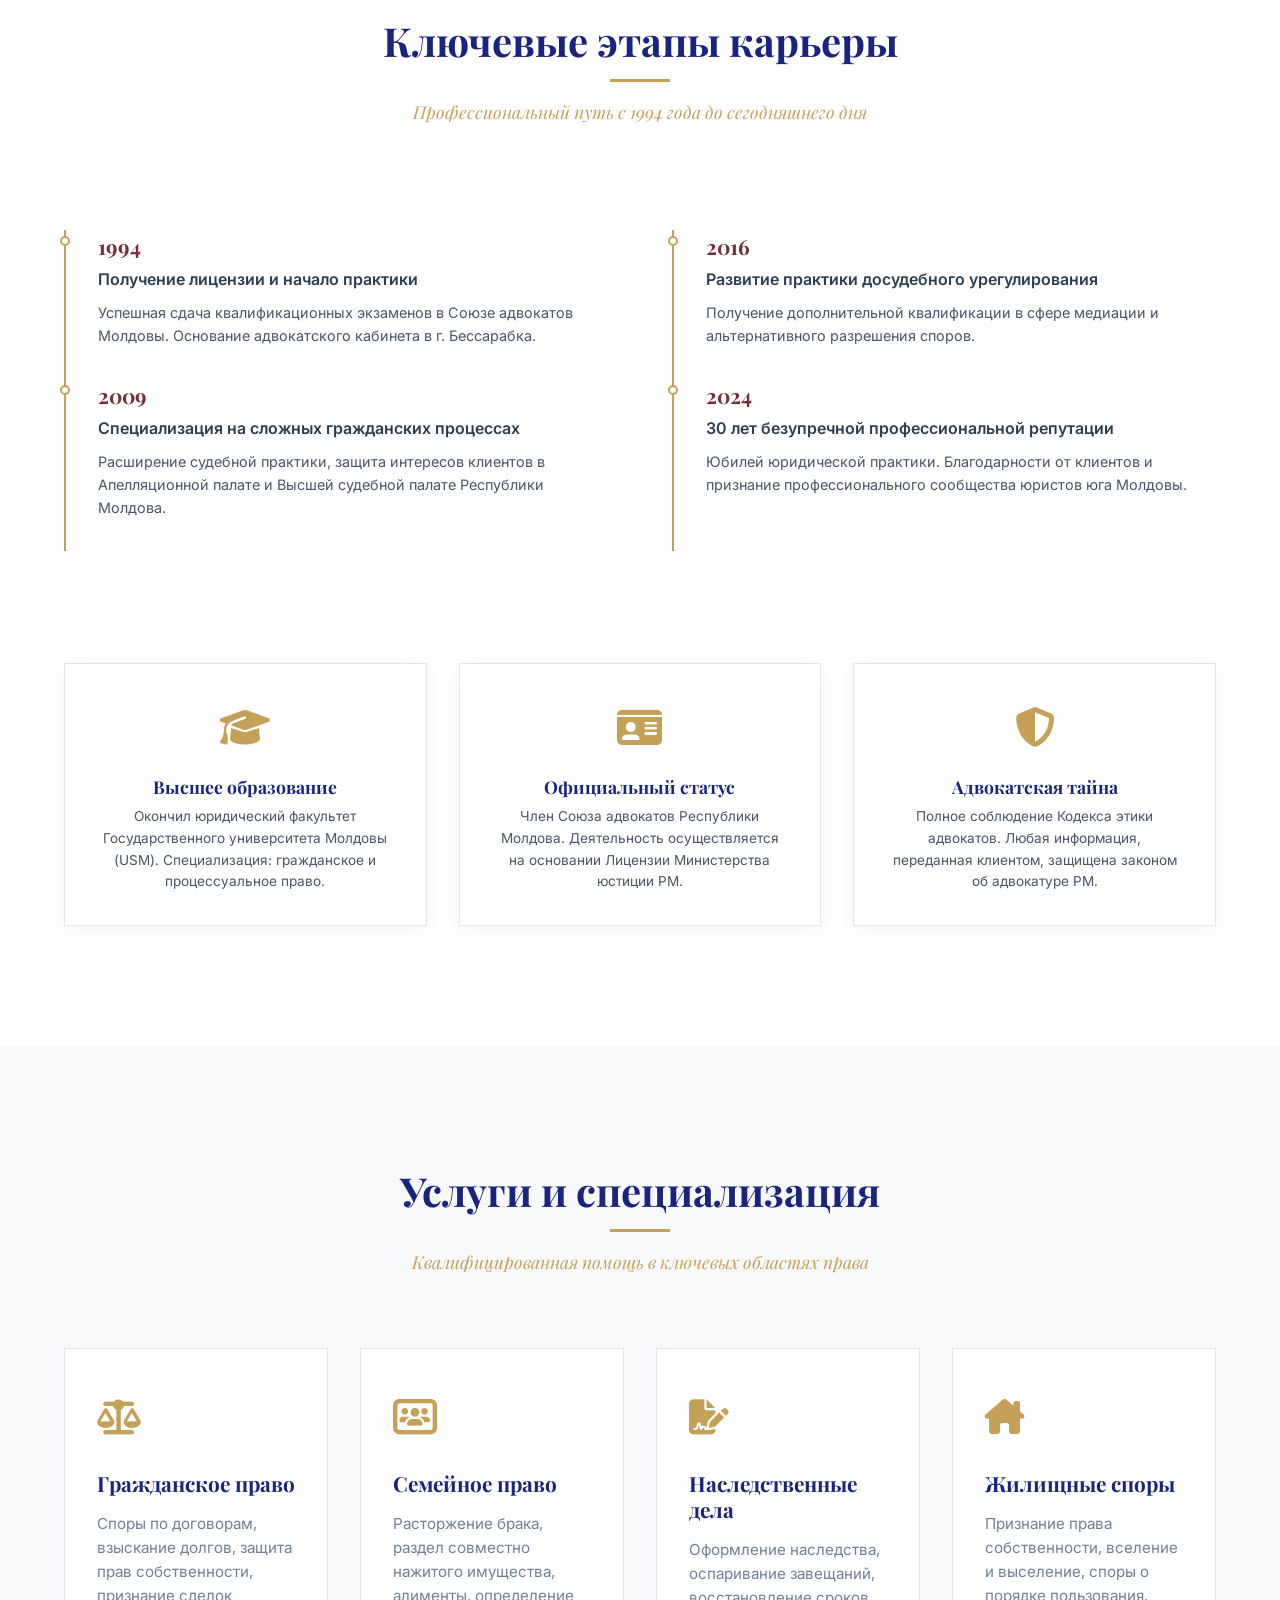
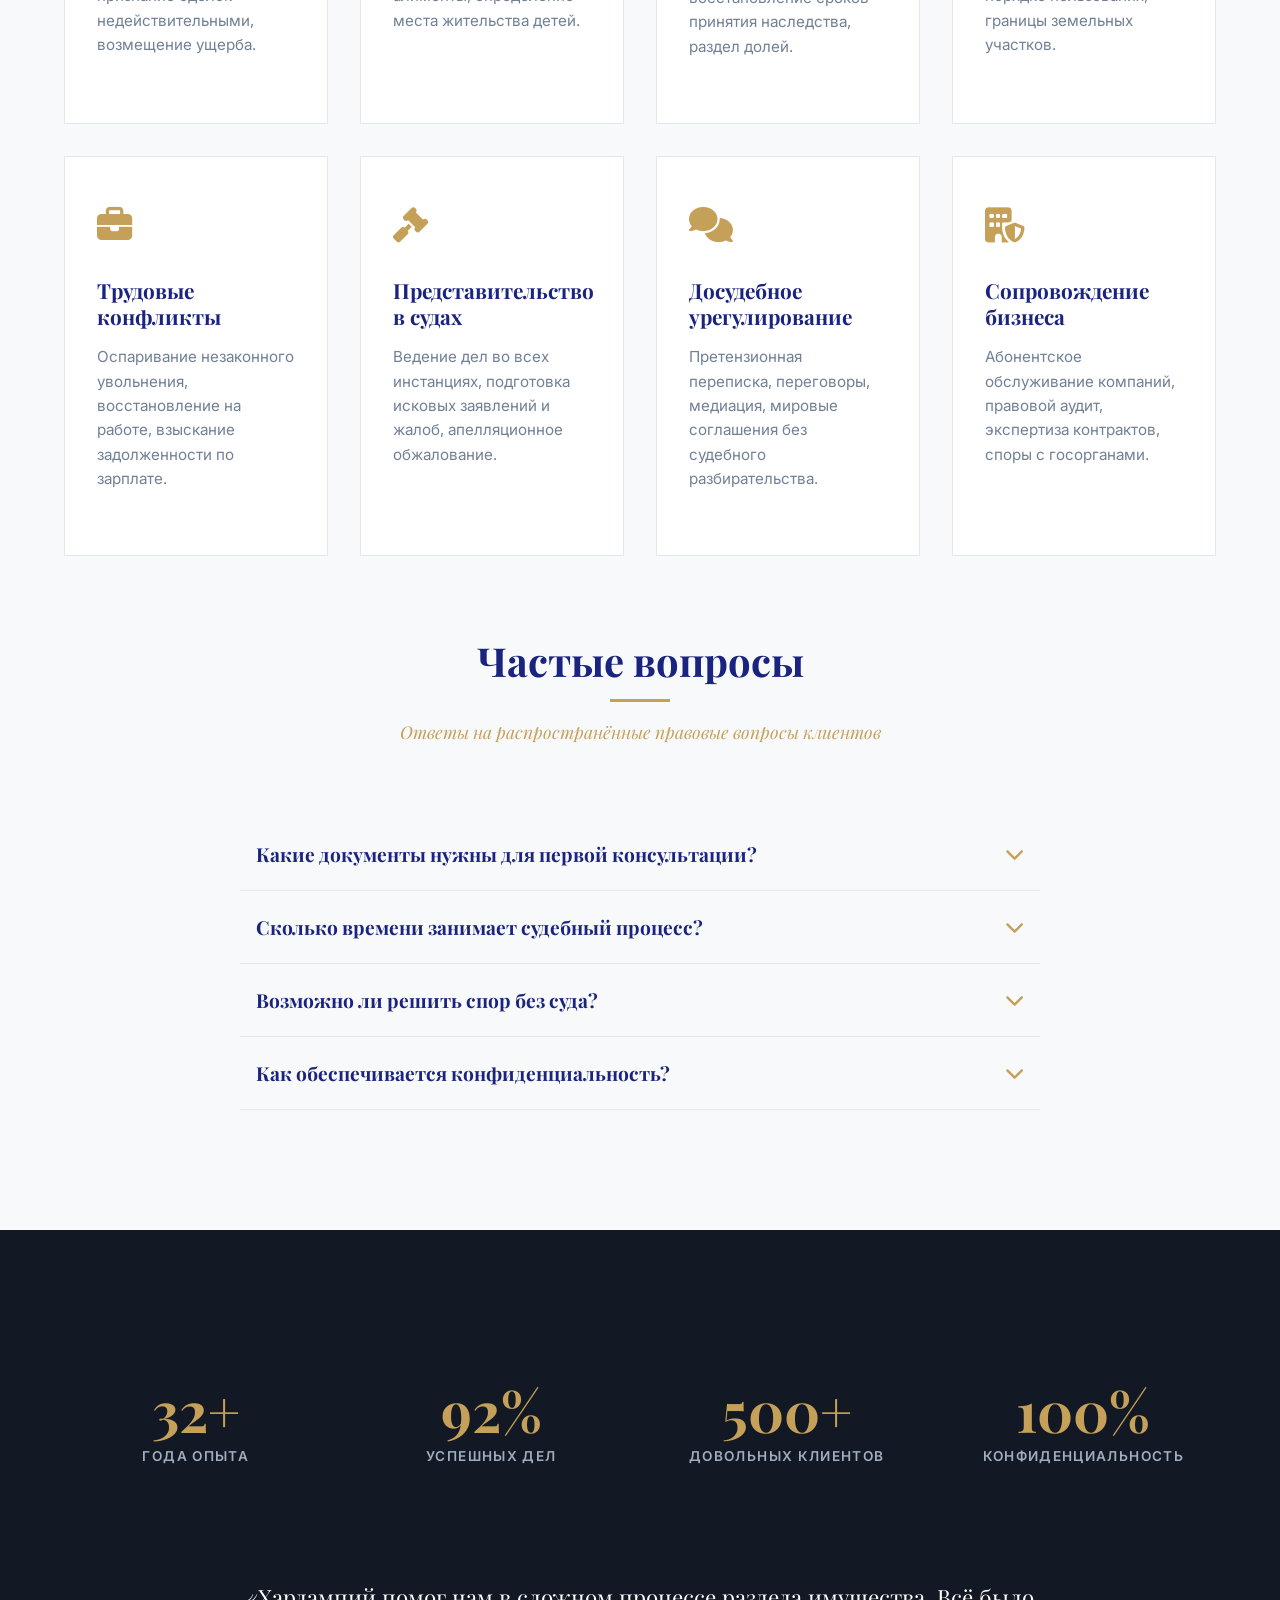
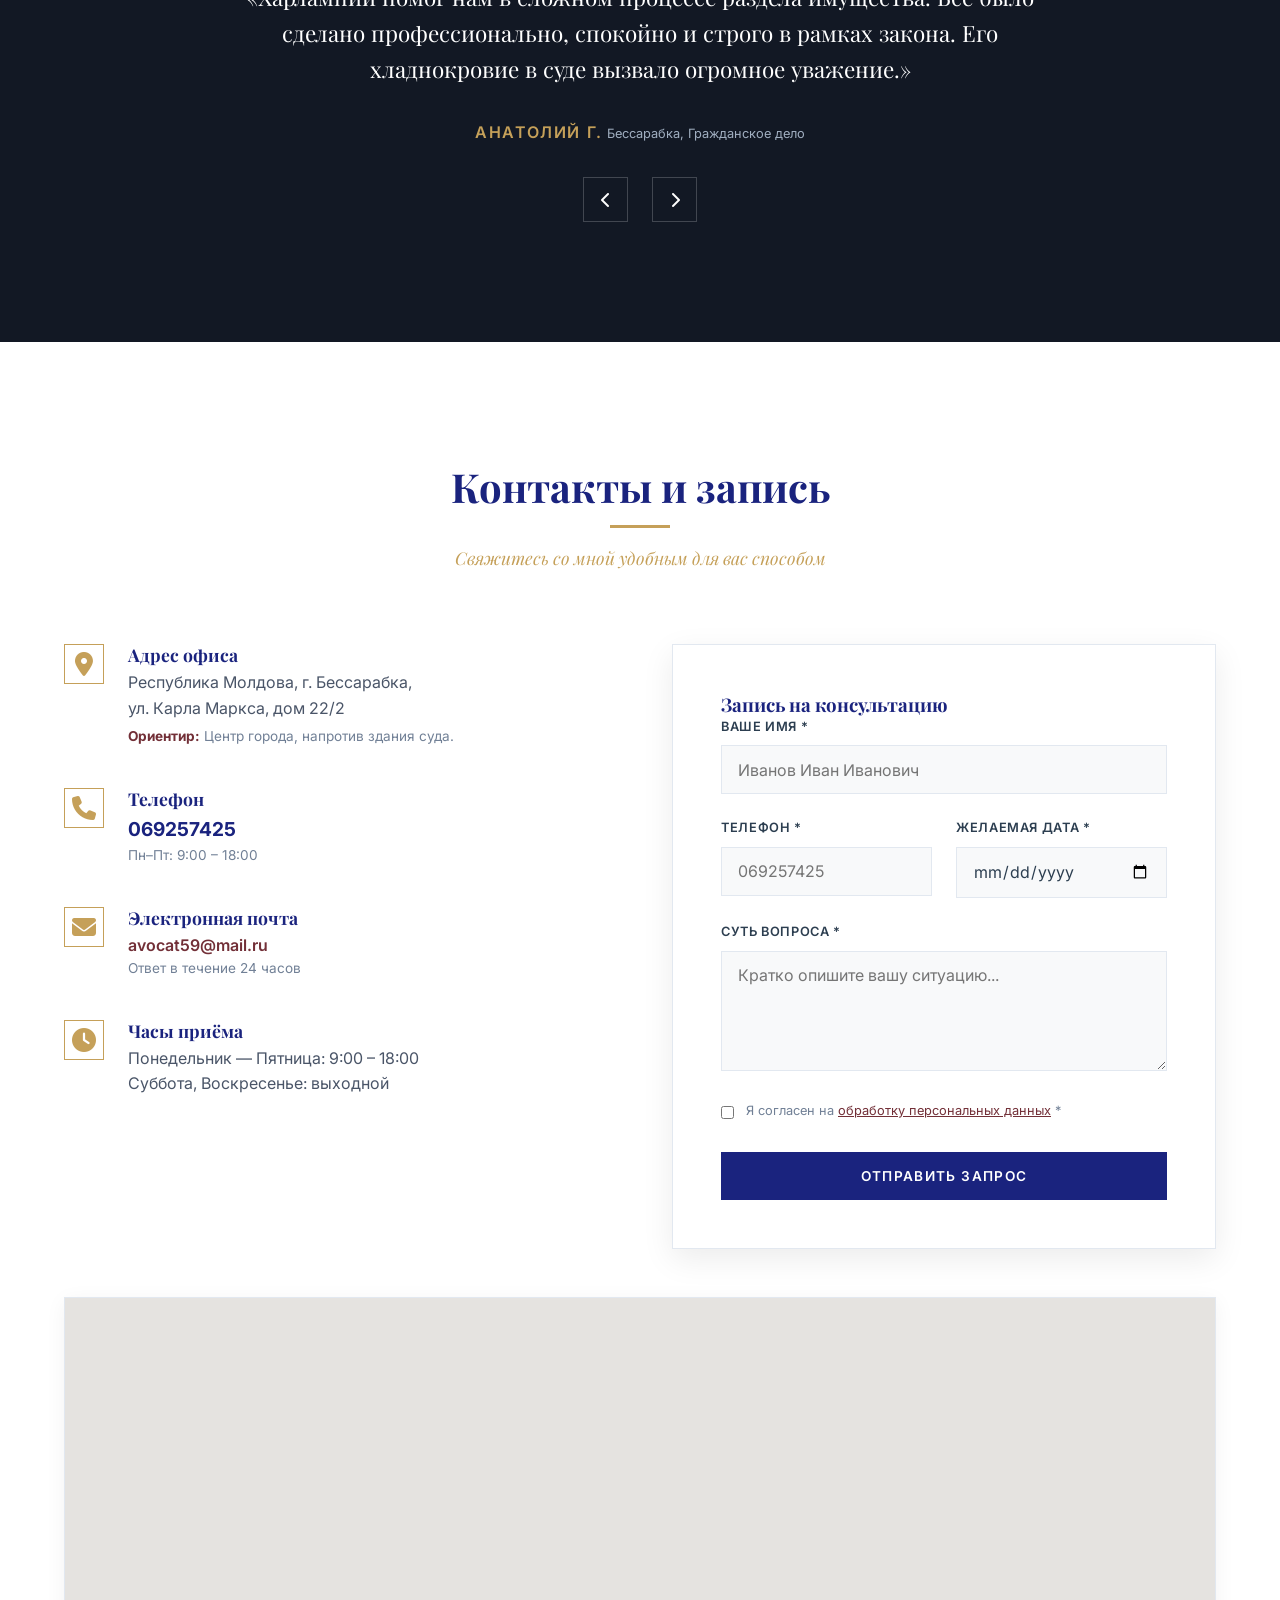
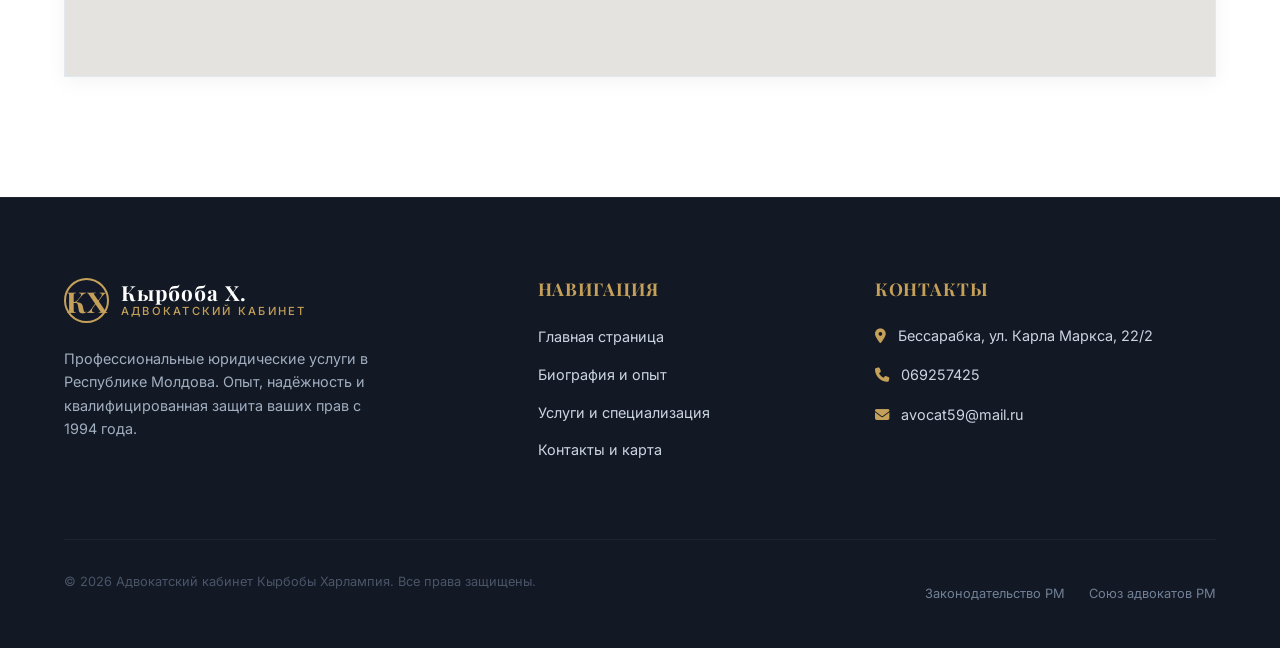
<file: contacts.html>
<!DOCTYPE html>
<html lang="ru">
<head>
    <meta charset="UTF-8">
    <meta http-equiv="refresh" content="0; url=index.html#contacts">
    <script>
        window.location.replace("index.html#contacts");
    </script>
    <title>Перенаправление...</title>
</head>
<body>
    Если перенаправление не произошло автоматически, перейдите по <a href="index.html#contacts">этой ссылке</a>.
</body>
</html>
</file>
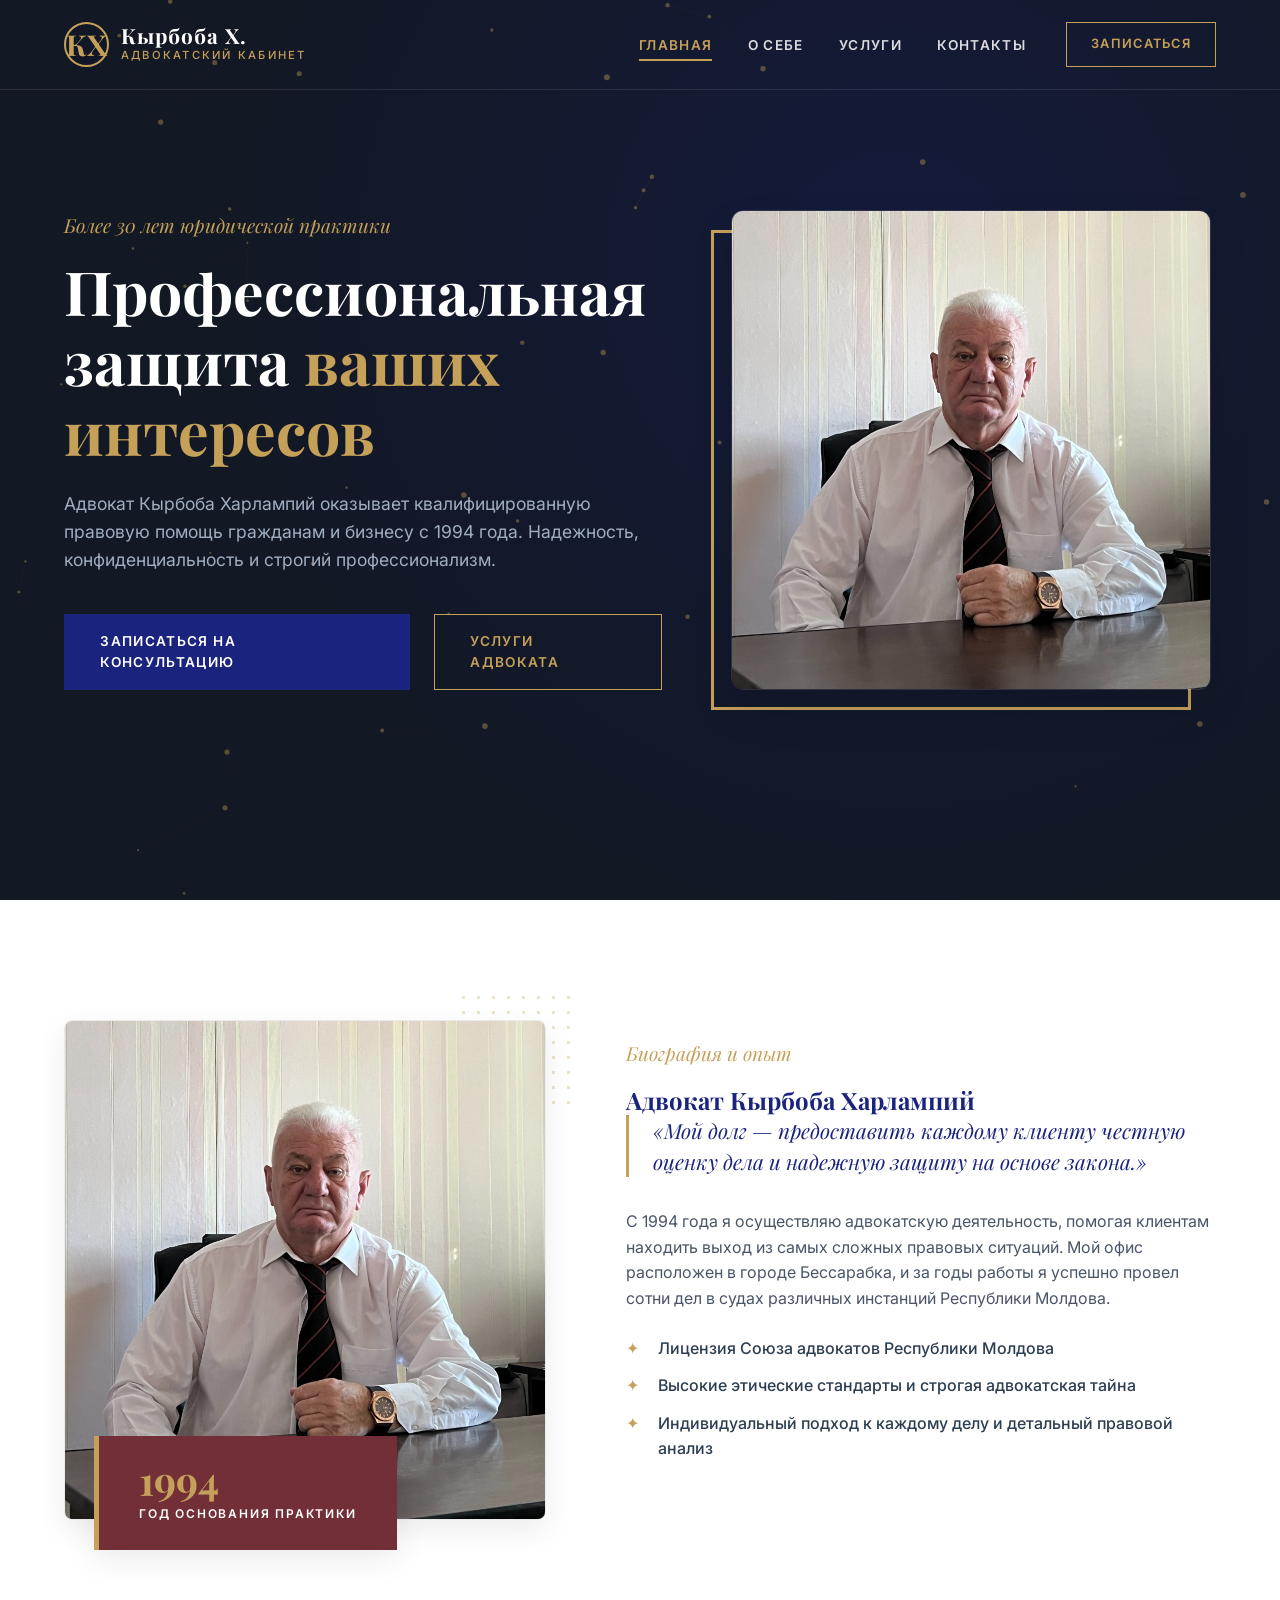
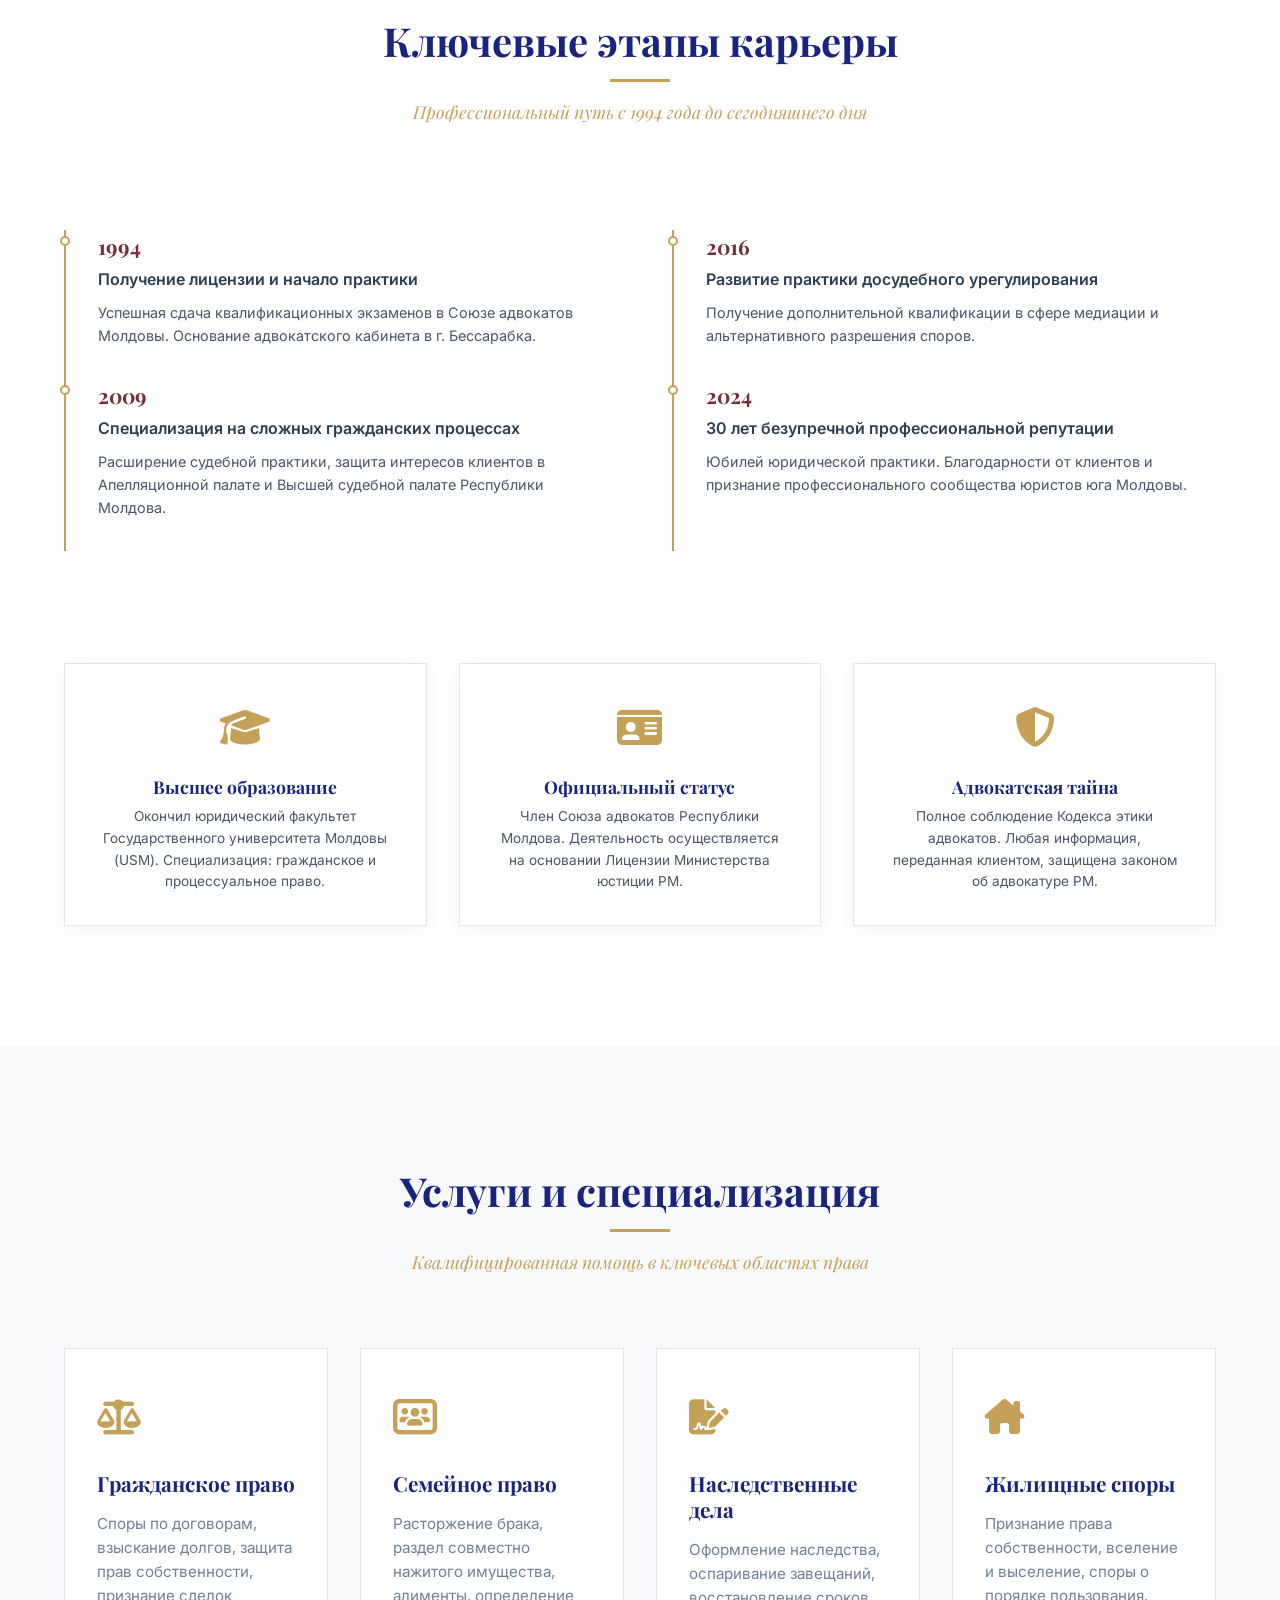
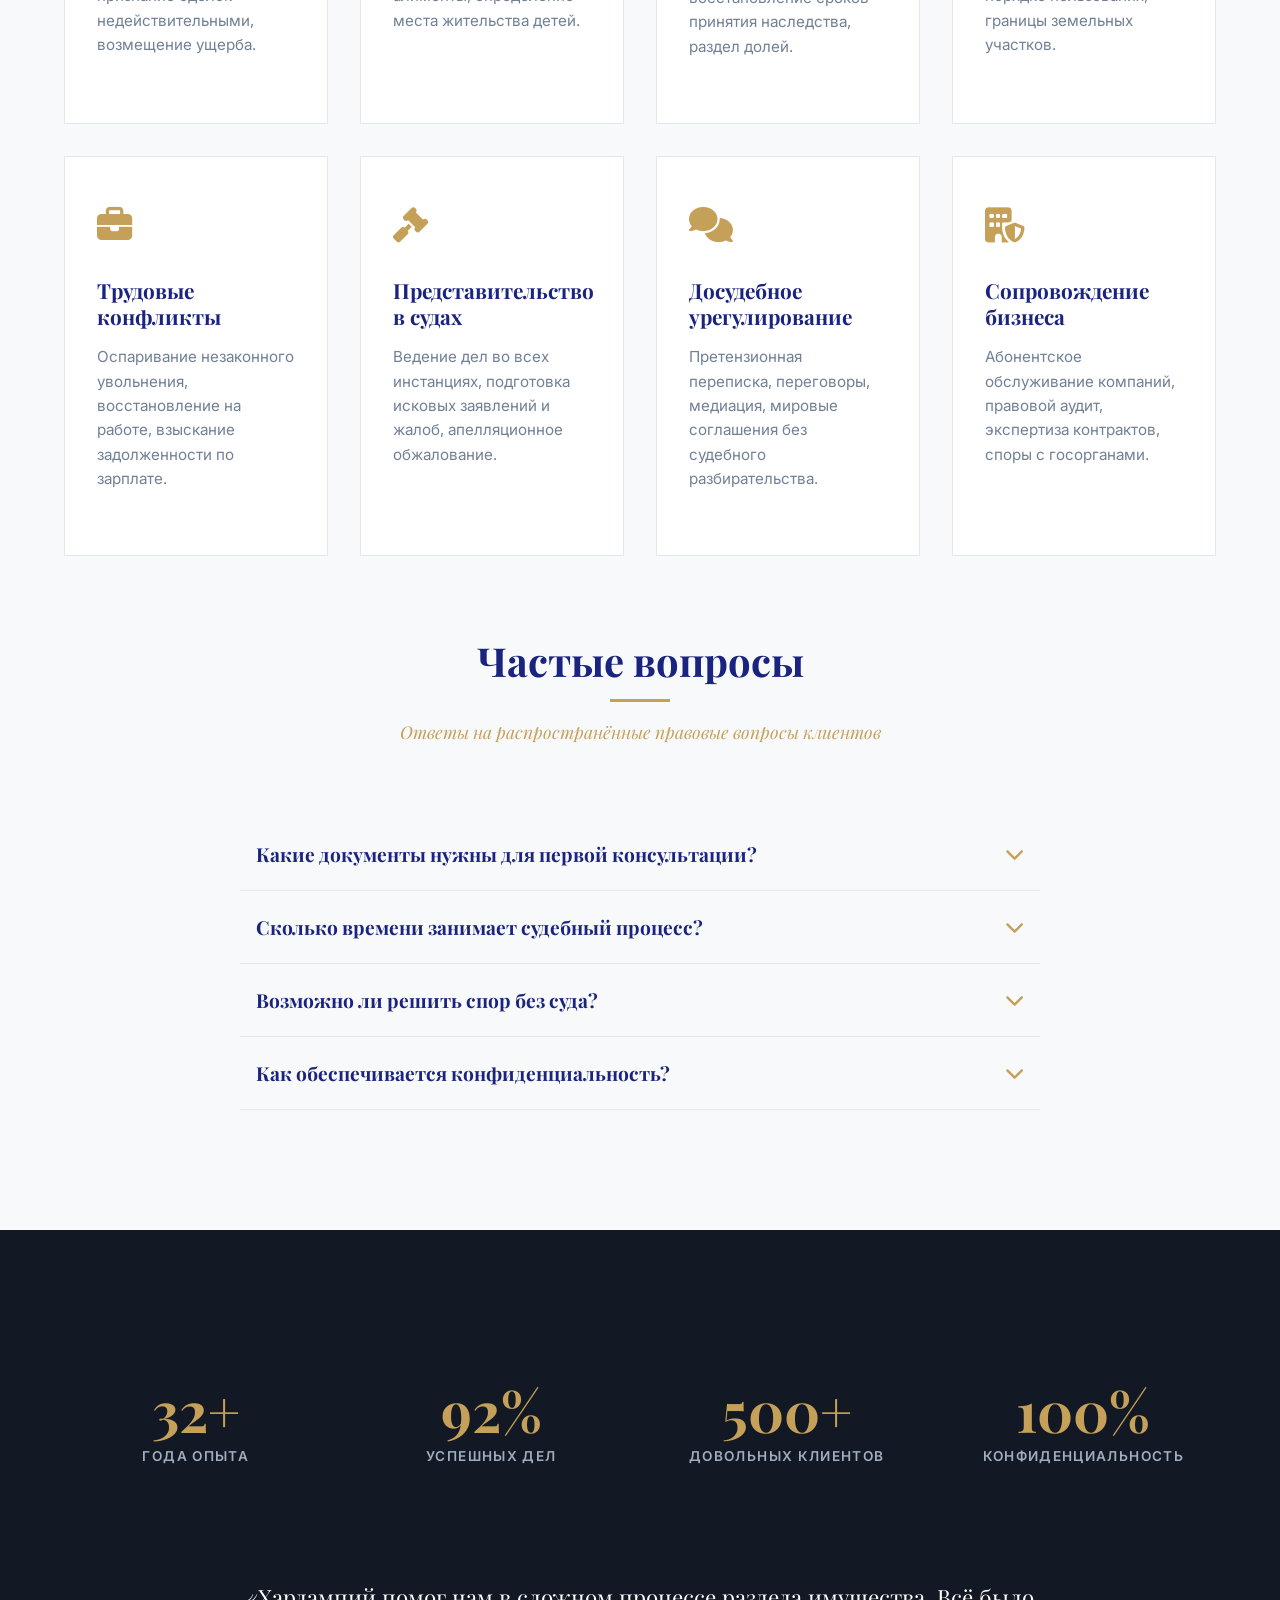
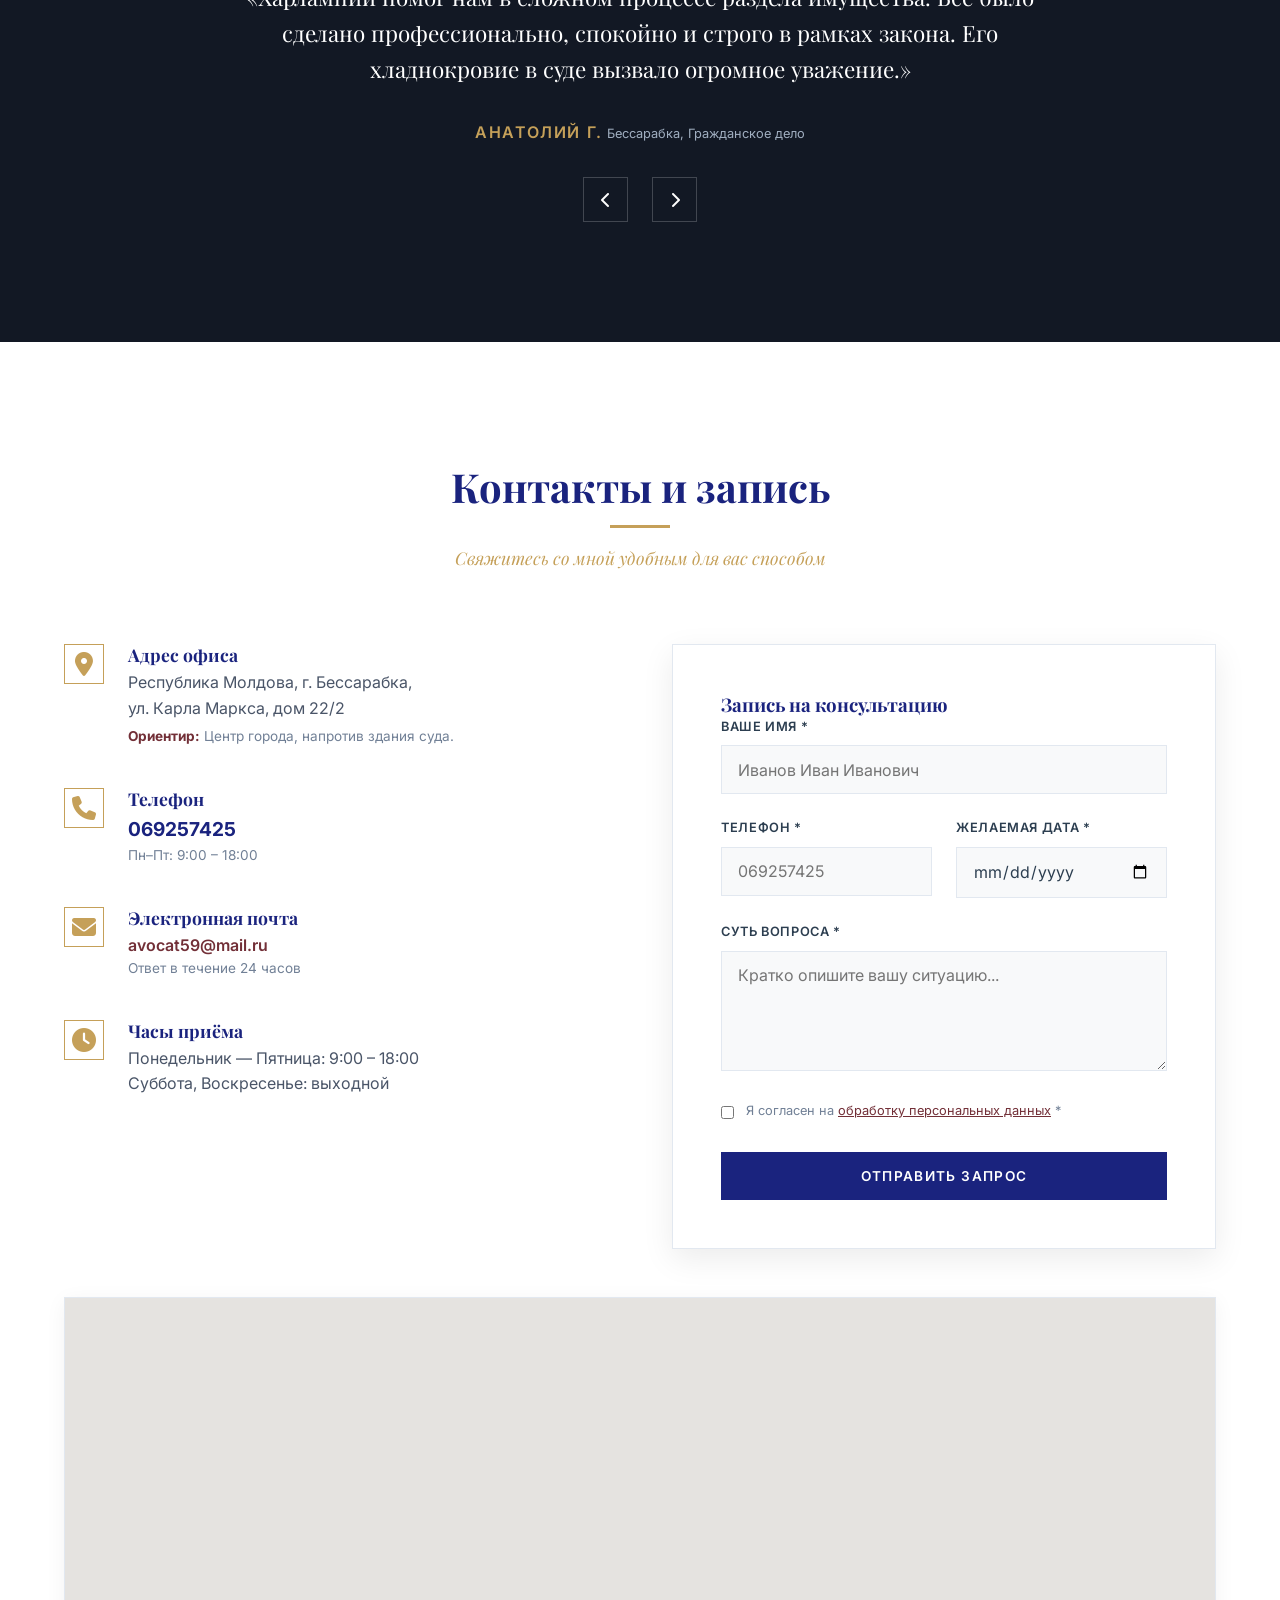
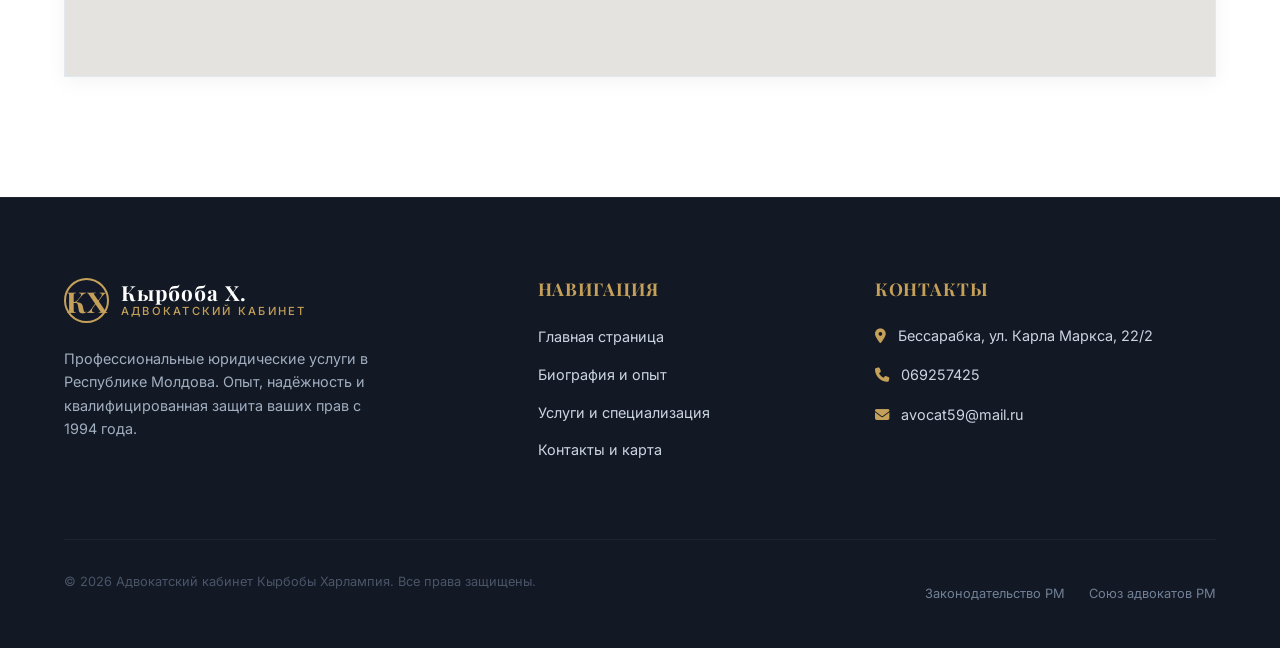
<file: services.html>
<!DOCTYPE html>
<html lang="ru">
<head>
    <meta charset="UTF-8">
    <meta http-equiv="refresh" content="0; url=index.html#services">
    <script>
        window.location.replace("index.html#services");
    </script>
    <title>Перенаправление...</title>
</head>
<body>
    Если перенаправление не произошло автоматически, перейдите по <a href="index.html#services">этой ссылке</a>.
</body>
</html>
</file>
<file: styles.css>
/* ==========================================================================
   DESIGN SYSTEM & VARIABLES
   ========================================================================== */
@import url('https://fonts.googleapis.com/css2?family=Inter:wght@300;400;500;600;700&family=Playfair+Display:ital,wght@0,400;0,500;0,600;0,700;1,400&display=swap');

:root {
    /* Color Palette */
    --color-primary: #1a237e;       /* Deep Navy Blue */
    --color-secondary: #722f37;     /* Burgundy/Wine */
    --color-dark: #2c3e50;          /* Anthracite Grey */
    --color-dark-bg: #121824;       /* Slate Dark for dark backgrounds */
    --color-gold: #c5a059;          /* Prestige Gold */
    --color-gold-light: #e5c185;    /* Light Gold */
    --color-gold-dark: #9e7f41;     /* Dark Gold */
    --color-white: #ffffff;
    --color-light-bg: #f8f9fa;      /* Off-white */
    --color-card-bg: #ffffff;
    --color-border: #e2e8f0;
    --color-error: #d9534f;
    --color-success: #2ec4b6;

    /* Typography */
    --font-heading: 'Playfair Display', serif;
    --font-body: 'Inter', sans-serif;

    /* Spacing & Transitions */
    --transition-smooth: all 0.4s cubic-bezier(0.25, 0.8, 0.25, 1);
    --transition-fast: all 0.2s ease-in-out;
    --shadow-subtle: 0 4px 20px rgba(0, 0, 0, 0.05);
    --shadow-medium: 0 10px 30px rgba(0, 0, 0, 0.08);
    --shadow-heavy: 0 20px 40px rgba(0, 0, 0, 0.12);
    
    /* Layout */
    --header-height: 90px;
    --header-height-mobile: 70px;
    --container-width: 1200px;
}

/* ==========================================================================
   RESET & BASE STYLES
   ========================================================================== */
*, *::before, *::after {
    box-sizing: border-box;
    margin: 0;
    padding: 0;
}

html {
    scroll-behavior: smooth;
    font-size: 16px;
    -webkit-font-smoothing: antialiased;
}

body {
    font-family: var(--font-body);
    font-size: 1rem;
    line-height: 1.6;
    color: var(--color-dark);
    background-color: var(--color-white);
    overflow-x: hidden;
}

h1, h2, h3, h4, h5, h6 {
    font-family: var(--font-heading);
    font-weight: 700;
    line-height: 1.25;
    color: var(--color-primary);
}

p {
    color: #4a5568;
    margin-bottom: 1.5rem;
}

a {
    color: inherit;
    text-decoration: none;
    transition: var(--transition-fast);
}

ul {
    list-style: none;
}

img {
    max-width: 100%;
    height: auto;
    display: block;
}

button, input, textarea, select {
    font-family: inherit;
    font-size: inherit;
    color: inherit;
    border: none;
    background: none;
    outline: none;
}

/* Custom Scrollbar */
::-webkit-scrollbar {
    width: 8px;
}
::-webkit-scrollbar-track {
    background: var(--color-light-bg);
}
::-webkit-scrollbar-thumb {
    background: var(--color-gold);
    border-radius: 4px;
}
::-webkit-scrollbar-thumb:hover {
    background: var(--color-gold-dark);
}

/* ==========================================================================
   UTILITY CLASSES
   ========================================================================== */
.container {
    max-width: var(--container-width);
    margin: 0 auto;
    padding: 0 1.5rem;
    position: relative;
    z-index: 2;
}

.section {
    padding: 7.5rem 0;
    position: relative;
}

.section-alt {
    background-color: var(--color-light-bg);
}

.section-dark {
    background-color: var(--color-dark-bg);
    color: var(--color-white);
}

.section-dark h2 {
    color: var(--color-white);
}

.section-dark p {
    color: #cbd5e1;
}

.text-center {
    text-align: center;
}

.section-header {
    max-width: 700px;
    margin: 0 auto 4.5rem auto;
    text-align: center;
}

.section-header h2 {
    font-size: 2.5rem;
    margin-bottom: 1rem;
    position: relative;
    display: inline-block;
    padding-bottom: 1rem;
}

.section-header h2::after {
    content: '';
    position: absolute;
    bottom: 0;
    left: 50%;
    transform: translateX(-50%);
    width: 60px;
    height: 3px;
    background-color: var(--color-gold);
}

.section-header p {
    font-style: italic;
    font-family: var(--font-heading);
    font-size: 1.1rem;
    color: var(--color-gold);
}

/* Buttons */
.btn {
    display: inline-flex;
    align-items: center;
    justify-content: center;
    padding: 0.95rem 2.2rem;
    font-weight: 600;
    text-transform: uppercase;
    font-size: 0.85rem;
    letter-spacing: 0.1em;
    border-radius: 0;
    cursor: pointer;
    transition: var(--transition-smooth);
    position: relative;
    overflow: hidden;
}

.btn-primary {
    background-color: var(--color-primary);
    color: var(--color-white);
    border: 1px solid var(--color-primary);
}

.btn-primary::after {
    content: '';
    position: absolute;
    top: 50%;
    left: 50%;
    width: 0;
    height: 0;
    background: rgba(255, 255, 255, 0.1);
    transform: translate(-50%, -50%) rotate(45deg);
    transition: width 0.6s ease, height 0.6s ease;
}

.btn-primary:hover {
    background-color: var(--color-secondary);
    border-color: var(--color-secondary);
    transform: translateY(-2px);
    box-shadow: 0 5px 15px rgba(114, 47, 55, 0.3);
}

.btn-primary:hover::after {
    width: 250%;
    height: 250%;
}

.btn-outline {
    border: 1px solid var(--color-gold);
    color: var(--color-gold);
    background-color: transparent;
}

.btn-outline:hover {
    background-color: var(--color-gold);
    color: var(--color-white);
    transform: translateY(-2px);
    box-shadow: 0 5px 15px rgba(197, 160, 89, 0.2);
}

.btn-secondary {
    background-color: var(--color-secondary);
    color: var(--color-white);
    border: 1px solid var(--color-secondary);
}

.btn-secondary:hover {
    background-color: var(--color-primary);
    border-color: var(--color-primary);
    transform: translateY(-2px);
    box-shadow: 0 5px 15px rgba(26, 35, 126, 0.3);
}

/* ==========================================================================
   NAVIGATION HEADER
   ========================================================================== */
.header {
    position: fixed;
    top: 0;
    left: 0;
    width: 100%;
    height: var(--header-height);
    background-color: transparent;
    z-index: 1000;
    transition: var(--transition-smooth);
    border-bottom: 1px solid rgba(255, 255, 255, 0.1);
}

.header.scrolled {
    background-color: rgba(18, 24, 36, 0.95);
    height: 80px;
    box-shadow: 0 5px 25px rgba(0, 0, 0, 0.15);
    backdrop-filter: blur(10px);
    border-bottom: 1px solid rgba(197, 160, 89, 0.2);
}

.header-container {
    max-width: var(--container-width);
    margin: 0 auto;
    padding: 0 1.5rem;
    height: 100%;
    display: flex;
    align-items: center;
    justify-content: space-between;
}

.logo {
    display: flex;
    align-items: center;
    gap: 0.75rem;
}

.logo-monogram {
    font-family: var(--font-heading);
    font-size: 1.8rem;
    font-weight: 700;
    color: var(--color-gold);
    border: 2px solid var(--color-gold);
    width: 45px;
    height: 45px;
    display: flex;
    align-items: center;
    justify-content: center;
    border-radius: 50%;
    background: rgba(26, 35, 126, 0.05);
}

.logo-text {
    display: flex;
    flex-direction: column;
}

.logo-name {
    font-family: var(--font-heading);
    font-size: 1.3rem;
    font-weight: 700;
    color: var(--color-white);
    letter-spacing: 0.05em;
    line-height: 1.1;
}

.logo-title {
    font-size: 0.7rem;
    text-transform: uppercase;
    letter-spacing: 0.2em;
    color: var(--color-gold);
    font-weight: 500;
}

/* Navigation Links */
.nav {
    display: flex;
    align-items: center;
    gap: 2.5rem;
}

.nav-list {
    display: flex;
    gap: 2.2rem;
}

.nav-link {
    font-size: 0.85rem;
    text-transform: uppercase;
    font-weight: 600;
    letter-spacing: 0.1em;
    color: rgba(255, 255, 255, 0.85);
    position: relative;
    padding: 0.5rem 0;
}

.nav-link::after {
    content: '';
    position: absolute;
    bottom: 0;
    left: 0;
    width: 0;
    height: 2px;
    background-color: var(--color-gold);
    transition: var(--transition-smooth);
}

.nav-link:hover, .nav-link.active {
    color: var(--color-gold);
}

.nav-link:hover::after, .nav-link.active::after {
    width: 100%;
}

.header-cta {
    font-size: 0.8rem;
    padding: 0.7rem 1.5rem;
}

/* Mobile Menu Button */
.burger {
    display: none;
    flex-direction: column;
    justify-content: space-between;
    width: 25px;
    height: 18px;
    cursor: pointer;
    z-index: 1001;
}

.burger span {
    width: 100%;
    height: 2px;
    background-color: var(--color-white);
    transition: var(--transition-smooth);
}

/* ==========================================================================
   CANVAS INTERACTIVE BACKGROUND
   ========================================================================== */
#canvas-bg {
    position: absolute;
    top: 0;
    left: 0;
    width: 100%;
    height: 100%;
    z-index: 1;
    pointer-events: none;
}

/* ==========================================================================
   HERO SECTION
   ========================================================================== */
.hero {
    height: 100vh;
    min-height: 650px;
    background-color: var(--color-dark-bg);
    color: var(--color-white);
    display: flex;
    align-items: center;
    position: relative;
    overflow: hidden;
}

.hero::before {
    content: '';
    position: absolute;
    top: 0;
    left: 0;
    width: 100%;
    height: 100%;
    background: radial-gradient(circle at 70% 30%, rgba(26, 35, 126, 0.25) 0%, transparent 60%);
    z-index: 1;
}

.hero-grid {
    display: grid;
    grid-template-columns: 1.1fr 0.9fr;
    gap: 4rem;
    align-items: center;
}

.hero-content {
    position: relative;
    z-index: 5;
}

.hero-tag {
    font-family: var(--font-heading);
    font-size: 1.2rem;
    font-style: italic;
    color: var(--color-gold);
    margin-bottom: 1rem;
    display: block;
}

.hero-title {
    font-size: 3.8rem;
    line-height: 1.15;
    color: var(--color-white);
    margin-bottom: 1.5rem;
}

.hero-title span {
    color: var(--color-gold);
    font-family: var(--font-heading);
}

.hero-desc {
    font-size: 1.1rem;
    color: #a0aec0;
    margin-bottom: 2.5rem;
    max-width: 600px;
}

.hero-buttons {
    display: flex;
    gap: 1.5rem;
}

.hero-image-wrapper {
    position: relative;
    z-index: 5;
    justify-self: center;
    width: 100%;
    max-width: 480px;
}

.hero-image-border {
    position: absolute;
    top: 20px;
    left: -20px;
    width: 100%;
    height: 100%;
    border: 3px solid var(--color-gold);
    z-index: 1;
    pointer-events: none;
    transition: var(--transition-smooth);
}

.hero-image {
    position: relative;
    z-index: 2;
    box-shadow: var(--shadow-heavy);
    width: 100%;
    aspect-ratio: 1 / 1;
    object-fit: cover;
    object-position: center 15%;
    border-radius: 12px;
    border: 1px solid rgba(255, 255, 255, 0.1);
}

.hero:hover .hero-image-border {
    transform: translate(10px, -10px);
}

/* ==========================================================================
   ABOUT BLOCK (ON INDEX)
   ========================================================================== */
.about-split {
    display: grid;
    grid-template-columns: 0.9fr 1.1fr;
    gap: 5rem;
    align-items: center;
}

.about-img-box {
    position: relative;
}

.about-img-box::after {
    content: '';
    position: absolute;
    top: -30px;
    right: -30px;
    width: 120px;
    height: 120px;
    background: radial-gradient(circle, var(--color-gold) 15%, transparent 16%) 0 0 / 15px 15px;
    z-index: 1;
    opacity: 0.3;
}

.about-img {
    position: relative;
    z-index: 2;
    box-shadow: var(--shadow-medium);
    width: 100%;
    max-height: 500px;
    object-fit: cover;
    object-position: center 20%;
    border-radius: 8px;
    border: 1px solid rgba(0, 0, 0, 0.08);
}

.about-badge {
    position: absolute;
    bottom: -30px;
    left: 30px;
    background-color: var(--color-secondary);
    color: var(--color-white);
    padding: 1.5rem 2.5rem;
    z-index: 3;
    box-shadow: var(--shadow-medium);
    border-left: 5px solid var(--color-gold);
}

.about-badge-num {
    font-family: var(--font-heading);
    font-size: 2.5rem;
    font-weight: 700;
    line-height: 1;
    display: block;
    color: var(--color-gold);
}

.about-badge-text {
    font-size: 0.75rem;
    text-transform: uppercase;
    letter-spacing: 0.15em;
    font-weight: 600;
}

.about-quote {
    font-family: var(--font-heading);
    font-size: 1.3rem;
    line-height: 1.5;
    font-style: italic;
    color: var(--color-primary);
    border-left: 3px solid var(--color-gold);
    padding-left: 1.5rem;
    margin-bottom: 2rem;
}

.about-text-list {
    margin-bottom: 2.5rem;
}

.about-text-list li {
    position: relative;
    padding-left: 2rem;
    margin-bottom: 0.75rem;
    font-weight: 500;
}

.about-text-list li::before {
    content: '✦';
    position: absolute;
    left: 0;
    color: var(--color-gold);
}

/* ==========================================================================
   SERVICES GRID
   ========================================================================== */
.services-grid {
    display: grid;
    grid-template-columns: repeat(auto-fill, minmax(260px, 1fr));
    gap: 2rem;
}

.service-card {
    background-color: var(--color-card-bg);
    border: 1px solid var(--color-border);
    padding: 2.5rem 2rem;
    transition: var(--transition-smooth);
    display: flex;
    flex-direction: column;
    height: 100%;
}

.service-icon {
    font-size: 2.2rem;
    color: var(--color-gold);
    margin-bottom: 1.5rem;
}

.service-card h3 {
    font-size: 1.3rem;
    margin-bottom: 1rem;
    color: var(--color-primary);
}

.service-card p {
    font-size: 0.95rem;
    color: #718096;
    flex-grow: 1;
    margin-bottom: 1.5rem;
}

.service-link {
    font-size: 0.85rem;
    font-weight: 700;
    text-transform: uppercase;
    letter-spacing: 0.05em;
    color: var(--color-secondary);
    display: inline-flex;
    align-items: center;
    gap: 0.5rem;
    transition: var(--transition-fast);
}

.service-link span {
    transition: transform 0.2s ease;
}

.service-card:hover {
    transform: translateY(-8px);
    box-shadow: var(--shadow-medium);
    border-color: var(--color-gold);
}

.service-card:hover .service-link {
    color: var(--color-primary);
}

.service-card:hover .service-link span {
    transform: translateX(5px);
}

/* ==========================================================================
   STATISTICS & ACHIEVEMENTS
   ========================================================================== */
.stats-grid {
    display: grid;
    grid-template-columns: repeat(4, 1fr);
    gap: 2rem;
    text-align: center;
}

.stat-item {
    padding: 2rem;
}

.stat-number {
    font-family: var(--font-heading);
    font-size: 3.5rem;
    font-weight: 700;
    color: var(--color-gold);
    line-height: 1;
    margin-bottom: 0.5rem;
}

.stat-label {
    font-size: 0.85rem;
    text-transform: uppercase;
    letter-spacing: 0.1em;
    color: #a0aec0;
    font-weight: 600;
}

/* Testimonials Carousel */
.testimonials-slider {
    margin-top: 5rem;
    position: relative;
    max-width: 800px;
    margin-left: auto;
    margin-right: auto;
    overflow: hidden;
}

.testimonial-slide {
    display: none;
    text-align: center;
    animation: fadeIn 0.6s ease;
}

.testimonial-slide.active {
    display: block;
}

.testimonial-quote {
    font-family: var(--font-heading);
    font-size: 1.4rem;
    line-height: 1.6;
    color: var(--color-white);
    margin-bottom: 2rem;
    position: relative;
}

.testimonial-author {
    font-weight: 600;
    color: var(--color-gold);
    font-size: 1rem;
    text-transform: uppercase;
    letter-spacing: 0.1em;
}

.testimonial-desc {
    font-size: 0.8rem;
    color: #a0aec0;
}

.slider-controls {
    display: flex;
    justify-content: center;
    gap: 1.5rem;
    margin-top: 2rem;
}

.control-btn {
    border: 1px solid rgba(255, 255, 255, 0.2);
    color: var(--color-white);
    width: 45px;
    height: 45px;
    display: flex;
    align-items: center;
    justify-content: center;
    cursor: pointer;
    transition: var(--transition-fast);
}

.control-btn:hover {
    border-color: var(--color-gold);
    color: var(--color-gold);
}

/* ==========================================================================
   CONTACT & BOOKING FORM
   ========================================================================== */
.contact-section-split {
    display: grid;
    grid-template-columns: 1fr 1fr;
    gap: 4rem;
}

.contact-info-block {
    display: flex;
    flex-direction: column;
    gap: 2.5rem;
}

.contact-item {
    display: flex;
    gap: 1.5rem;
}

.contact-item-icon {
    font-size: 1.5rem;
    color: var(--color-gold);
    flex-shrink: 0;
    width: 40px;
    height: 40px;
    border: 1px solid var(--color-gold);
    display: flex;
    align-items: center;
    justify-content: center;
}

.contact-item-details h4 {
    font-size: 1.1rem;
    color: var(--color-primary);
    margin-bottom: 0.25rem;
}

.contact-item-details p, .contact-item-details a {
    color: #4a5568;
    margin-bottom: 0;
}

.contact-item-details a:hover {
    color: var(--color-secondary);
}

/* Booking Form */
.booking-card {
    background-color: var(--color-white);
    border: 1px solid var(--color-border);
    padding: 3rem;
    box-shadow: var(--shadow-medium);
}

.form-group {
    margin-bottom: 1.5rem;
    position: relative;
}

.form-row {
    display: grid;
    grid-template-columns: 1fr 1fr;
    gap: 1.5rem;
}

.form-label {
    display: block;
    font-size: 0.8rem;
    text-transform: uppercase;
    font-weight: 600;
    color: var(--color-dark);
    margin-bottom: 0.5rem;
    letter-spacing: 0.05em;
}

.form-input {
    width: 100%;
    border: 1px solid var(--color-border);
    padding: 0.85rem 1rem;
    transition: var(--transition-fast);
    background-color: var(--color-light-bg);
}

.form-input:focus {
    border-color: var(--color-gold);
    background-color: var(--color-white);
    box-shadow: 0 0 0 3px rgba(197, 160, 89, 0.1);
}

textarea.form-input {
    resize: vertical;
    min-height: 120px;
}

.form-checkbox {
    display: flex;
    align-items: flex-start;
    gap: 0.75rem;
    margin-bottom: 2rem;
    cursor: pointer;
}

.form-checkbox input {
    margin-top: 0.25rem;
}

.checkbox-text {
    font-size: 0.8rem;
    color: #718096;
    line-height: 1.4;
}

.checkbox-text a {
    color: var(--color-secondary);
    text-decoration: underline;
}

.btn-form {
    width: 100%;
}

/* Form Errors */
.error-msg {
    color: var(--color-error);
    font-size: 0.75rem;
    margin-top: 0.25rem;
    display: none;
}

.form-input.invalid {
    border-color: var(--color-error);
    box-shadow: 0 0 0 3px rgba(217, 83, 79, 0.1);
}

.form-input.invalid ~ .error-msg {
    display: block;
}

/* Success Popup Modal */
.modal {
    position: fixed;
    top: 0;
    left: 0;
    width: 100%;
    height: 100%;
    background-color: rgba(18, 24, 36, 0.85);
    display: flex;
    align-items: center;
    justify-content: center;
    z-index: 2000;
    opacity: 0;
    pointer-events: none;
    transition: var(--transition-smooth);
    backdrop-filter: blur(8px);
}

.modal.active {
    opacity: 1;
    pointer-events: auto;
}

.modal-content {
    background-color: var(--color-white);
    padding: 3.5rem;
    max-width: 500px;
    width: 90%;
    text-align: center;
    position: relative;
    box-shadow: var(--shadow-heavy);
    transform: scale(0.9);
    transition: var(--transition-smooth);
}

.modal.active .modal-content {
    transform: scale(1);
}

.modal-icon {
    font-size: 3.5rem;
    color: var(--color-gold);
    margin-bottom: 1.5rem;
}

.modal-content h3 {
    font-size: 1.8rem;
    margin-bottom: 1rem;
}

.modal-content p {
    color: #4a5568;
    margin-bottom: 2rem;
}

.modal-close {
    position: absolute;
    top: 15px;
    right: 15px;
    font-size: 1.5rem;
    color: var(--color-dark);
    cursor: pointer;
    transition: var(--transition-fast);
}

.modal-close:hover {
    color: var(--color-secondary);
}

/* Map Styling */
.map-container {
    height: 380px;
    width: 100%;
    border: 1px solid var(--color-border);
    margin-top: 3rem;
    background-color: #e5e3e0; /* Placeholder color before map loads */
    box-shadow: var(--shadow-subtle);
}

/* ==========================================================================
   FOOTER
   ========================================================================== */
.footer {
    background-color: var(--color-dark-bg);
    color: var(--color-white);
    padding: 5rem 0 2rem 0;
    border-top: 1px solid rgba(255, 255, 255, 0.05);
}

.footer-grid {
    display: grid;
    grid-template-columns: 1.2fr 0.8fr 1fr;
    gap: 4rem;
    margin-bottom: 4rem;
}

.footer-about .logo {
    margin-bottom: 1.5rem;
}

.footer-about p {
    color: #a0aec0;
    font-size: 0.9rem;
    max-width: 320px;
}

.footer-links h4, .footer-contact h4 {
    font-size: 1.1rem;
    color: var(--color-gold);
    margin-bottom: 1.5rem;
    text-transform: uppercase;
    letter-spacing: 0.05em;
}

.footer-links-list li {
    margin-bottom: 0.75rem;
}

.footer-links-list a {
    color: #cbd5e1;
    font-size: 0.9rem;
    transition: var(--transition-fast);
}

.footer-links-list a:hover {
    color: var(--color-gold);
    padding-left: 5px;
}

.footer-contact-details {
    display: flex;
    flex-direction: column;
    gap: 1rem;
    font-size: 0.9rem;
    color: #cbd5e1;
}

.footer-contact-details p {
    margin-bottom: 0;
    color: #cbd5e1;
}

.footer-contact-details a:hover {
    color: var(--color-gold);
}

.footer-bottom {
    border-top: 1px solid rgba(255, 255, 255, 0.05);
    padding-top: 2rem;
    display: flex;
    justify-content: space-between;
    align-items: center;
    font-size: 0.8rem;
    color: #718096;
}

.footer-legal-links {
    display: flex;
    gap: 1.5rem;
}

.footer-legal-links a:hover {
    color: var(--color-white);
}

/* ==========================================================================
   SCROLL ANIMATIONS (Intersection Observer)
   ========================================================================== */
.reveal {
    opacity: 0;
    transform: translateY(30px);
    transition: opacity 0.8s ease, transform 0.8s cubic-bezier(0.25, 0.46, 0.45, 0.94);
}

.reveal.reveal-active {
    opacity: 1;
    transform: translateY(0);
}

.reveal-delay-1 { transition-delay: 0.15s; }
.reveal-delay-2 { transition-delay: 0.3s; }
.reveal-delay-3 { transition-delay: 0.45s; }

/* ==========================================================================
   PAGE-SPECIFIC STYLES (About, Services, Contacts)
   ========================================================================== */
.page-header {
    height: 350px;
    background-color: var(--color-dark-bg);
    color: var(--color-white);
    display: flex;
    align-items: center;
    position: relative;
    overflow: hidden;
    padding-top: var(--header-height);
}

.page-header::before {
    content: '';
    position: absolute;
    top: 0;
    left: 0;
    width: 100%;
    height: 100%;
    background: radial-gradient(circle at 50% 50%, rgba(26, 35, 126, 0.2) 0%, transparent 80%);
    z-index: 1;
}

.page-header-content {
    position: relative;
    z-index: 5;
    text-align: center;
}

.page-header-title {
    font-size: 3rem;
    color: var(--color-white);
    margin-bottom: 0.5rem;
}

.breadcrumbs {
    font-size: 0.85rem;
    text-transform: uppercase;
    letter-spacing: 0.1em;
    color: var(--color-gold);
    display: flex;
    justify-content: center;
    gap: 0.5rem;
}

.breadcrumbs a {
    color: #a0aec0;
}

.breadcrumbs a:hover {
    color: var(--color-white);
}

/* Detailed About Page */
.about-bio-grid {
    display: grid;
    grid-template-columns: 1fr 1fr;
    gap: 4rem;
}

.bio-section h3 {
    font-size: 1.8rem;
    margin-bottom: 1.5rem;
    color: var(--color-primary);
}

.bio-timeline {
    position: relative;
    padding-left: 2rem;
    border-left: 2px solid var(--color-gold);
    margin: 2rem 0;
}

.timeline-item {
    position: relative;
    margin-bottom: 2rem;
}

.timeline-item::before {
    content: '';
    position: absolute;
    left: calc(-2rem - 6px);
    top: 6px;
    width: 10px;
    height: 10px;
    border-radius: 50%;
    background-color: var(--color-white);
    border: 2px solid var(--color-gold);
    transition: var(--transition-fast);
}

.timeline-item:hover::before {
    background-color: var(--color-secondary);
    transform: scale(1.3);
}

.timeline-year {
    font-family: var(--font-heading);
    font-size: 1.3rem;
    font-weight: 700;
    color: var(--color-secondary);
    margin-bottom: 0.25rem;
}

.timeline-title {
    font-weight: 600;
    font-size: 1rem;
    margin-bottom: 0.5rem;
}

.timeline-desc {
    font-size: 0.9rem;
    color: #4a5568;
}

/* Services Page Accordion */
.accordion {
    max-width: 800px;
    margin: 4rem auto 0 auto;
}

.accordion-item {
    border-bottom: 1px solid var(--color-border);
}

.accordion-header {
    width: 100%;
    display: flex;
    justify-content: space-between;
    align-items: center;
    padding: 1.5rem 1rem;
    cursor: pointer;
    text-align: left;
    transition: var(--transition-fast);
}

.accordion-header h3 {
    font-size: 1.2rem;
    font-family: var(--font-heading);
    color: var(--color-primary);
    margin: 0;
}

.accordion-icon {
    font-size: 1.2rem;
    color: var(--color-gold);
    transition: var(--transition-smooth);
}

.accordion-header:hover {
    background-color: var(--color-light-bg);
}

.accordion-content {
    max-height: 0;
    overflow: hidden;
    transition: max-height 0.4s cubic-bezier(0, 1, 0, 1);
    padding: 0 1rem;
}

.accordion-content p {
    padding-bottom: 1.5rem;
    color: #4a5568;
    font-size: 0.95rem;
}

.accordion-item.active .accordion-icon {
    transform: rotate(180deg);
}

.accordion-item.active .accordion-content {
    max-height: 1000px;
    transition: max-height 0.6s cubic-bezier(1, 0, 1, 0);
}

/* Credentials Grid */
.credentials-grid {
    display: grid;
    grid-template-columns: repeat(3, 1fr);
    gap: 2rem;
    margin-top: 3rem;
}

.credential-card {
    background-color: var(--color-white);
    border: 1px solid var(--color-border);
    padding: 2rem;
    text-align: center;
    box-shadow: var(--shadow-subtle);
    transition: var(--transition-smooth);
}

.credential-icon {
    font-size: 2.5rem;
    color: var(--color-gold);
    margin-bottom: 1rem;
}

.credential-card h4 {
    font-size: 1.1rem;
    color: var(--color-primary);
    margin-bottom: 0.5rem;
}

.credential-card p {
    font-size: 0.85rem;
    margin-bottom: 0;
}

.credential-card:hover {
    transform: translateY(-5px);
    box-shadow: var(--shadow-medium);
    border-color: var(--color-gold);
}

/* ==========================================================================
   ANIMATIONS
   ========================================================================== */
@keyframes fadeIn {
    from {
        opacity: 0;
        transform: translateY(10px);
    }
    to {
        opacity: 1;
        transform: translateY(0);
    }
}

/* ==========================================================================
   RESPONSIVE DESIGN (MEDIA QUERIES)
   ========================================================================== */
/* ==========================================================================
   RESPONSIVE: TABLET (max-width: 1024px)
   ========================================================================== */
@media (max-width: 1024px) {
    :root {
        --header-height: 80px;
    }

    .hero-title {
        font-size: 3rem;
    }

    .hero-grid {
        gap: 2rem;
    }

    .hero-image-wrapper {
        max-width: 400px;
    }

    .about-split {
        gap: 3rem;
    }

    .stats-grid {
        grid-template-columns: repeat(2, 1fr);
    }

    .about-bio-grid {
        gap: 2rem;
    }

    .services-grid {
        grid-template-columns: repeat(2, 1fr);
    }

    .contact-section-split {
        gap: 3rem;
    }
}

/* ==========================================================================
   RESPONSIVE: MOBILE (max-width: 768px)
   ========================================================================== */
@media (max-width: 768px) {
    /* --- Base --- */
    html {
        font-size: 15px;
    }

    .section {
        padding: 4rem 0;
    }

    .container {
        padding: 0 1.2rem;
    }

    .section-header {
        margin-bottom: 2.5rem;
    }

    .section-header h2 {
        font-size: 1.8rem;
    }

    .section-header p {
        font-size: 0.95rem;
    }

    /* --- Header & Navigation --- */
    .header {
        height: var(--header-height-mobile);
    }

    .header.scrolled {
        height: var(--header-height-mobile);
    }

    .logo-monogram {
        width: 38px;
        height: 38px;
        font-size: 1.4rem;
    }

    .logo-name {
        font-size: 1.1rem;
    }

    .logo-title {
        font-size: 0.6rem;
    }

    .burger {
        display: flex;
    }

    .burger.active span:nth-child(1) {
        transform: translateY(8px) rotate(45deg);
    }

    .burger.active span:nth-child(2) {
        opacity: 0;
    }

    .burger.active span:nth-child(3) {
        transform: translateY(-8px) rotate(-45deg);
    }

    .nav {
        position: fixed;
        top: 0;
        right: -100%;
        width: 80%;
        max-width: 400px;
        height: 100vh;
        height: 100dvh;
        background-color: var(--color-dark-bg);
        flex-direction: column;
        justify-content: center;
        align-items: center;
        gap: 3rem;
        transition: right 0.5s cubic-bezier(0.77, 0, 0.175, 1);
        box-shadow: -10px 0 30px rgba(0, 0, 0, 0.2);
        z-index: 999;
    }

    .nav.active {
        right: 0;
    }

    .nav-list {
        flex-direction: column;
        align-items: center;
        gap: 2rem;
    }

    .nav-link {
        font-size: 1.15rem;
    }

    .header-cta {
        font-size: 0.9rem;
        padding: 0.8rem 1.8rem;
    }

    /* --- Hero Section --- */
    .hero {
        height: auto;
        min-height: 100vh;
        min-height: 100dvh;
        padding: 0;
    }

    .hero-grid {
        grid-template-columns: 1fr;
        text-align: center;
        padding-top: calc(var(--header-height-mobile) + 2rem);
        padding-bottom: 3rem;
        gap: 2rem;
    }

    .hero-content {
        order: 1;
    }

    .hero-tag {
        font-size: 1rem;
    }

    .hero-title {
        font-size: 2.4rem;
        margin-bottom: 1rem;
    }

    .hero-desc {
        margin-left: auto;
        margin-right: auto;
        font-size: 1rem;
        margin-bottom: 2rem;
    }

    .hero-buttons {
        justify-content: center;
        flex-wrap: wrap;
        gap: 1rem;
    }

    .hero-image-wrapper {
        order: 2;
        max-width: 300px;
        margin: 0 auto;
    }

    .hero-image-border {
        display: none;
    }

    .hero-image {
        aspect-ratio: 1 / 1;
        max-height: 300px;
        border-radius: 50%;
        border: 4px solid var(--color-gold);
    }

    /* --- About Split --- */
    .about-split {
        grid-template-columns: 1fr;
        gap: 3rem;
    }

    .about-img-box {
        max-width: 100%;
        margin: 0 auto;
    }

    .about-img-box::after {
        display: none;
    }

    .about-img {
        max-height: 400px;
        border-radius: 12px;
    }

    .about-badge {
        bottom: -15px;
        left: 15px;
        padding: 0.8rem 1.5rem;
    }

    .about-badge-num {
        font-size: 1.8rem;
    }

    .about-badge-text {
        font-size: 0.65rem;
    }

    .about-content h2 {
        font-size: 1.8rem;
    }

    .about-quote {
        font-size: 1rem;
        padding: 1rem 1.2rem;
    }

    /* --- Timeline --- */
    .about-bio-grid {
        grid-template-columns: 1fr;
        gap: 0;
    }

    .bio-timeline {
        padding-left: 1.5rem;
        margin: 1rem 0;
    }

    .timeline-year {
        font-size: 1.1rem;
    }

    .timeline-title {
        font-size: 0.95rem;
    }

    .timeline-desc {
        font-size: 0.85rem;
    }

    /* --- Credentials --- */
    .credentials-grid {
        grid-template-columns: 1fr;
        gap: 1.2rem;
    }

    .credential-card {
        padding: 1.5rem;
    }

    .credential-card h4 {
        font-size: 1.05rem;
    }

    /* --- Services Grid --- */
    .services-grid {
        grid-template-columns: 1fr;
        gap: 1.2rem;
    }

    .service-card {
        padding: 1.8rem 1.5rem;
    }

    .service-icon {
        font-size: 1.8rem;
        margin-bottom: 1rem;
    }

    .service-card h3 {
        font-size: 1.15rem;
        margin-bottom: 0.6rem;
    }

    .service-card p {
        font-size: 0.9rem;
    }

    /* --- Accordion / FAQ --- */
    .accordion {
        margin-top: 2.5rem;
    }

    .accordion-header h3 {
        font-size: 1rem;
    }

    .accordion-content p {
        font-size: 0.9rem;
    }

    /* --- Stats --- */
    .stats-grid {
        grid-template-columns: repeat(2, 1fr);
        gap: 1.5rem;
    }

    .stat-number {
        font-size: 2.5rem;
    }

    .stat-label {
        font-size: 0.85rem;
    }

    /* --- Testimonials --- */
    .testimonials-slider {
        padding: 2rem 1.5rem;
    }

    .testimonial-quote {
        font-size: 1rem;
    }

    .testimonial-author {
        font-size: 1rem;
    }

    .slider-controls {
        margin-top: 1.5rem;
    }

    /* --- Contact Section --- */
    .contact-section-split {
        grid-template-columns: 1fr;
        gap: 2.5rem;
    }

    .contact-item {
        padding: 1.2rem;
    }

    .contact-item-icon {
        width: 45px;
        height: 45px;
        font-size: 1.1rem;
    }

    .contact-item-details h4 {
        font-size: 1rem;
    }

    .booking-card {
        padding: 1.8rem;
    }

    .booking-card h3 {
        font-size: 1.4rem;
    }

    .form-row {
        grid-template-columns: 1fr;
        gap: 0;
    }

    .form-label {
        font-size: 0.85rem;
    }

    .form-input {
        padding: 0.8rem 1rem;
        font-size: 0.95rem;
    }

    .btn-form {
        font-size: 1rem;
        padding: 1rem;
    }

    /* --- Map --- */
    .map-container {
        height: 280px;
        border-radius: 12px;
    }

    /* --- Footer --- */
    .footer {
        padding: 3rem 0 1.5rem;
    }

    .footer-grid {
        grid-template-columns: 1fr;
        gap: 2.5rem;
        text-align: center;
    }

    .footer-about p {
        margin-left: auto;
        margin-right: auto;
        max-width: 400px;
    }

    .footer-links-list li {
        margin-bottom: 0.6rem;
    }

    .footer-bottom {
        flex-direction: column;
        gap: 1rem;
        text-align: center;
        padding-top: 1.5rem;
    }

    .footer-legal-links {
        gap: 1rem;
    }

    /* --- Modal --- */
    .modal-content {
        width: 92%;
        padding: 2rem 1.5rem;
    }
}

/* ==========================================================================
   RESPONSIVE: SMALL PHONE (max-width: 480px)
   ========================================================================== */
@media (max-width: 480px) {
    html {
        font-size: 14px;
    }

    :root {
        --header-height-mobile: 60px;
    }

    .section {
        padding: 3rem 0;
    }

    .container {
        padding: 0 1rem;
    }

    .section-header h2 {
        font-size: 1.6rem;
    }

    /* --- Hero on Small Phone --- */
    .hero-title {
        font-size: 2rem;
    }

    .hero-tag {
        font-size: 0.9rem;
    }

    .hero-desc {
        font-size: 0.9rem;
    }

    .hero-buttons {
        flex-direction: column;
        gap: 0.8rem;
        width: 100%;
    }

    .hero-buttons .btn {
        width: 100%;
        text-align: center;
    }

    .hero-image-wrapper {
        max-width: 220px;
    }

    .hero-image {
        max-height: 220px;
    }

    /* --- About --- */
    .about-img {
        max-height: 320px;
    }

    .about-content h2 {
        font-size: 1.5rem;
    }

    .about-quote {
        font-size: 0.9rem;
        padding: 0.8rem 1rem;
    }

    .about-badge {
        padding: 0.6rem 1.2rem;
    }

    .about-badge-num {
        font-size: 1.5rem;
    }

    /* --- Stats on Small --- */
    .stats-grid {
        grid-template-columns: repeat(2, 1fr);
        gap: 1rem;
    }

    .stat-item {
        padding: 1.2rem 0.8rem;
    }

    .stat-number {
        font-size: 2rem;
    }

    .stat-label {
        font-size: 0.75rem;
    }

    /* --- Services --- */
    .service-card {
        padding: 1.4rem 1.2rem;
    }

    .service-icon {
        font-size: 1.5rem;
    }

    .service-card h3 {
        font-size: 1.05rem;
    }

    /* --- Testimonials --- */
    .testimonials-slider {
        padding: 1.5rem 1rem;
    }

    .testimonial-quote {
        font-size: 0.9rem;
    }

    /* --- Contact --- */
    .booking-card {
        padding: 1.4rem;
    }

    .booking-card h3 {
        font-size: 1.2rem;
    }

    .contact-item {
        padding: 1rem;
    }

    .map-container {
        height: 220px;
    }

    /* --- Footer --- */
    .footer {
        padding: 2.5rem 0 1rem;
    }

    .footer-about .logo-monogram {
        width: 35px;
        height: 35px;
        font-size: 1.2rem;
    }

    /* --- Modal --- */
    .modal-content {
        width: 95%;
        padding: 1.5rem 1.2rem;
    }

    .modal-content h3 {
        font-size: 1.3rem;
    }
}

/* ==========================================================================
   RESPONSIVE: VERY SMALL PHONE (max-width: 360px)
   ========================================================================== */
@media (max-width: 360px) {
    .hero-title {
        font-size: 1.7rem;
    }

    .hero-image-wrapper {
        max-width: 180px;
    }

    .hero-image {
        max-height: 180px;
    }

    .stats-grid {
        grid-template-columns: 1fr 1fr;
    }

    .stat-number {
        font-size: 1.7rem;
    }

    .nav {
        width: 90%;
    }
}

/* Smooth scroll anchor offset for sticky header */
section {
    scroll-margin-top: var(--header-height-mobile, 70px);
}

@media (min-width: 769px) {
    section {
        scroll-margin-top: var(--header-height, 90px);
    }
}
</file>
